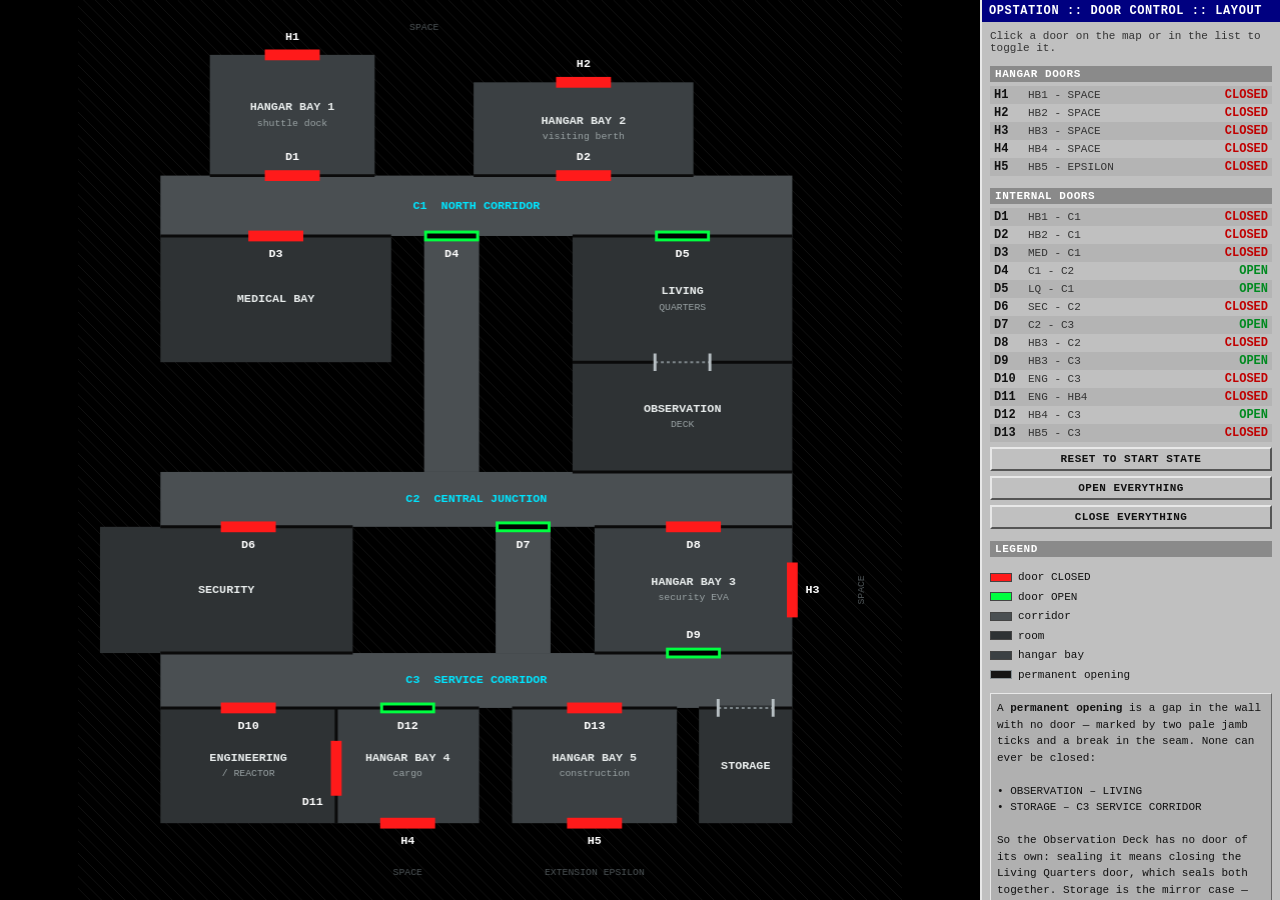
<file: station/preview.html>
<!doctype html>
<meta charset="utf-8">
<title>OpStation — station layout</title>
<style>
  :root { --bg:#151515; --panel:#c0c0c0; --panelDark:#8a8a8a; --panelLight:#e8e8e8;
          --ink:#111; --open:#008a20; --closed:#c00000; }
  * { box-sizing: border-box; }
  body { margin:0; background:var(--bg); color:var(--ink);
         font:12px "Courier New", Courier, monospace; display:flex; height:100vh; overflow:hidden; }

  #stage { flex:1; display:flex; align-items:center; justify-content:center; padding:10px;
           min-width:0; background:#000; }
  canvas { display:block; }

  aside { width:300px; flex-shrink:0; background:var(--panel); overflow-y:auto;
          border-left:2px solid var(--panelLight); }
  .bar { background:#000080; color:#fff; padding:4px 7px; font-weight:bold; font-size:12px;
         letter-spacing:.05em; }
  .body { padding:8px; }
  .hint { font-size:11px; margin:0 0 10px; color:#333; }
  h2 { font-size:11px; font-weight:bold; margin:12px 0 4px; background:var(--panelDark);
       color:#fff; padding:2px 5px; letter-spacing:.05em; }

  table { width:100%; border-collapse:collapse; font-size:12px; }
  tr.row { cursor:pointer; }
  tr.row:nth-child(odd) { background:#b4b4b4; }
  tr.row:hover { background:#ffff80; }
  td { padding:2px 4px; }
  td.id { width:34px; font-weight:bold; }
  td.link { color:#333; font-size:11px; }
  td.st { text-align:right; width:56px; font-weight:bold; }
  .open { color:var(--open); } .closed { color:var(--closed); }

  button { width:100%; margin-top:5px; padding:4px; font:inherit; font-size:11px; font-weight:bold;
           background:var(--panel); color:var(--ink); cursor:pointer; letter-spacing:.04em;
           border-top:2px solid var(--panelLight); border-left:2px solid var(--panelLight);
           border-right:2px solid #555; border-bottom:2px solid #555; }
  button:active { border-top-color:#555; border-left-color:#555;
                  border-right-color:var(--panelLight); border-bottom-color:var(--panelLight); }

  .legend { margin-top:12px; font-size:11px; line-height:1.5; }
  .legend div { display:flex; align-items:center; gap:6px; margin-bottom:3px; }
  .sw { width:22px; height:9px; flex-shrink:0; border:1px solid #444; }
  .note { font-size:11px; line-height:1.5; margin-top:10px; padding:6px; background:#b0b0b0;
          border-top:1px solid var(--panelLight); border-left:1px solid var(--panelLight);
          border-right:1px solid #666; border-bottom:1px solid #666; }
  code { background:#a8a8a8; padding:0 2px; }
</style>

<div id="stage"><canvas id="c"></canvas></div>

<aside>
  <div class="bar">OPSTATION :: DOOR CONTROL :: LAYOUT</div>
  <div class="body">
    <p class="hint">Click a door on the map or in the list to toggle it.</p>

    <h2>HANGAR DOORS</h2>
    <table id="hangars"></table>

    <h2>INTERNAL DOORS</h2>
    <table id="internals"></table>

    <button id="reset">RESET TO START STATE</button>
    <button id="allopen">OPEN EVERYTHING</button>
    <button id="allclosed">CLOSE EVERYTHING</button>

    <h2>LEGEND</h2>
    <div class="legend">
      <div><span class="sw" style="background:#ff1a1a"></span> door CLOSED</div>
      <div><span class="sw" style="background:#00ff40"></span> door OPEN</div>
      <div><span class="sw" style="background:#4a4f52"></span> corridor</div>
      <div><span class="sw" style="background:#2e3234"></span> room</div>
      <div><span class="sw" style="background:#3b4043"></span> hangar bay</div>
      <div><span class="sw" style="background:#151515;border-color:#8a9296"></span> permanent opening</div>
    </div>

    <div class="note">
      A <b>permanent opening</b> is a gap in the wall with no door &mdash; marked by two
      pale jamb ticks and a break in the seam. None can ever be closed:
      <div id="passagelist"></div>
      So the Observation Deck has no door of its own: sealing it means closing the
      Living Quarters door, which seals both together. Storage is the mirror case
      &mdash; sealing it means sealing the whole service corridor.
    </div>

    <div class="note">
      <b>Doors inside a sealed volume stay open.</b> Sealing a place means closing its
      <i>boundary</i>, not everything within it. That is why sealing the service sector
      leaves the Engineering, Hangar Bay 4 and Hangar Bay 5 doors open &mdash; those bays
      are <i>inside</i> the sealed volume. Pick a target below and the caption lists
      exactly which doors fall into which category.
    </div>

    <h2>ISOLATION TARGETS</h2>
    <p class="hint">Click one. Every door is opened, then only the doors that
    <b>seal that volume</b> are closed. The sealed area is tinted amber.</p>
    <table id="isolation"></table>
    <div id="isocap" class="note" style="display:none"></div>
    <button id="isoclear">CLEAR SELECTION</button>
  </div>
</aside>

<script>/*
 * OpStation — station map renderer.
 *
 * Framework-free. Draws station.json onto a 2D canvas and hit-tests door clicks.
 * The Angular component wraps this; station/preview.html uses it directly.
 *
 *   const view = new StationView(canvas, station, { onDoorClick: id => {...} });
 *   view.setDoorState('D5', 'closed');
 *   view.setDoorStates({ D1: 'open', H3: 'closed' });
 *
 * Drawing model, in order:
 *   1. hatched space over the whole field
 *   2. every area filled flat, no outline — so a multi-rect area (the T-shaped
 *      corridors) reads as one shape, and there are no borders to look tidy
 *   3. a dark seam on every edge shared by two DIFFERENT areas — this is the only
 *      line work on the map, and it is what separates Living Quarters from the
 *      Observation Deck
 *   4. doorless passages: the seam is broken and jamb ticks are drawn, so an
 *      opening looks like an opening
 *   5. door bars, hot green or hot red, on top of the seam
 */

const THEME = {
  space:        '#000000',
  spaceHatch:   '#131313',
  corridor:     '#4a4f52',
  room:         '#2e3234',
  hangarBay:    '#3b4043',
  seam:         '#0a0a0a',
  jamb:         '#b8c0c4',
  threshold:    '#7d8589',

  doorOpen:     '#00ff40',
  doorClosed:   '#ff1a1a',
  hover:        '#ffff00',
  sealed:       'rgba(255, 176, 0, 0.20)',
  sealedEdge:   '#ffb000',

  areaLabel:    '#e8ecec',
  areaSub:      '#9aa3a5',
  corridorLbl:  '#00e5ff',
  doorLabel:    '#ffffff',
  exterior:     '#4d5457',

  font:         'Courier New, Courier, monospace',
};

const DOOR_THICKNESS = 11;  // px at scale 1
const SEAM_WIDTH     = 3;
const HIT_INFLATE    = 8;
const EPS            = 1e-6;

class StationView {
  constructor(canvas, station, opts = {}) {
    this.canvas = canvas;
    this.station = station;
    this.onDoorClick = opts.onDoorClick || null;
    this.interactive = opts.interactive !== false;
    this.showLabels = opts.showLabels !== false;
    // compact: drop secondary and exterior labels and shorten corridor names,
    // for small print cards. subLabels alone drops just the second line.
    this.compact = opts.compact === true;
    this.subLabels = opts.subLabels !== false && !this.compact;

    this.doorStates = {};
    for (const d of station.doors) this.doorStates[d.id] = d.initial;

    this.fill = {};
    for (const a of station.areas) {
      this.fill[a.id] = a.kind === 'corridor' ? THEME.corridor
                      : a.kind === 'hangar_bay' ? THEME.hangarBay
                      : THEME.room;
    }

    this.seams = this._computeSeams();
    this.highlight = [];   // area ids drawn as a sealed volume
    this.hoverId = null;
    this._bind();
    this.resize();
  }

  /* ---------------- public API ---------------- */

  setDoorState(id, state) {
    if (!(id in this.doorStates)) throw new Error('unknown door ' + id);
    this.doorStates[id] = state;
    this.draw();
  }

  setDoorStates(map) {
    for (const [id, state] of Object.entries(map)) {
      if (id in this.doorStates) this.doorStates[id] = state;
    }
    this.draw();
  }

  getDoorState(id) { return this.doorStates[id]; }

  /* Tint a set of areas as a sealed volume. Pass [] to clear. */
  setHighlight(areaIds) {
    this.highlight = areaIds || [];
    this.draw();
  }

  resize() {
    const g = this.station.grid;
    const dpr = window.devicePixelRatio || 1;
    const box = this.canvas.parentElement || this.canvas;
    const availW = box.clientWidth || g.cols * g.cell;
    const availH = box.clientHeight || g.rows * g.cell;

    this.scale = Math.min(availW / (g.cols * g.cell), availH / (g.rows * g.cell));
    this.dpr = dpr;

    const w = g.cols * g.cell * this.scale;
    const h = g.rows * g.cell * this.scale;
    this.canvas.style.width = w + 'px';
    this.canvas.style.height = h + 'px';
    this.canvas.width = Math.round(w * dpr);
    this.canvas.height = Math.round(h * dpr);
    this.draw();
  }

  /* ---------------- geometry ---------------- */

  gx(v) { return v * this.station.grid.cell * this.scale * this.dpr; }

  barRect(bar) {
    const t = DOOR_THICKNESS * this.scale * this.dpr;
    const x = this.gx(bar.x), y = this.gx(bar.y), L = this.gx(bar.len);
    return bar.orient === 'h'
      ? { x, y: y - t / 2, w: L, h: t }
      : { x: x - t / 2, y, w: t, h: L };
  }

  doorAt(px, py) {
    const pad = HIT_INFLATE * this.scale * this.dpr;
    for (const d of this.station.doors) {
      const r = this.barRect(d.bar);
      if (px >= r.x - pad && px <= r.x + r.w + pad &&
          py >= r.y - pad && py <= r.y + r.h + pad) return d;
    }
    return null;
  }

  /*
   * Every edge segment shared by two DIFFERENT areas. Rects of the same area
   * are skipped, which is what lets a T-shaped corridor read as one shape.
   */
  _computeSeams() {
    const out = [];
    const areas = this.station.areas;

    for (let i = 0; i < areas.length; i++) {
      for (let j = i + 1; j < areas.length; j++) {
        for (const [ax, ay, aw, ah] of areas[i].rects) {
          for (const [bx, by, bw, bh] of areas[j].rects) {
            // vertical touch: a's bottom on b's top, or vice versa
            for (const [ya, yb] of [[ay + ah, by], [by + bh, ay]]) {
              if (Math.abs(ya - yb) < EPS) {
                const x0 = Math.max(ax, bx), x1 = Math.min(ax + aw, bx + bw);
                if (x1 - x0 > EPS) out.push({ orient: 'h', y: ya, x0, x1 });
              }
            }
            // horizontal touch: a's right on b's left, or vice versa
            for (const [xa, xb] of [[ax + aw, bx], [bx + bw, ax]]) {
              if (Math.abs(xa - xb) < EPS) {
                const y0 = Math.max(ay, by), y1 = Math.min(ay + ah, by + bh);
                if (y1 - y0 > EPS) out.push({ orient: 'v', x: xa, y0, y1 });
              }
            }
          }
        }
      }
    }
    return out;
  }

  /* ---------------- drawing ---------------- */

  draw() {
    const ctx = this.canvas.getContext('2d');
    this._drawSpace(ctx);
    for (const a of this.station.areas) this._fillArea(ctx, a);
    this._drawSeams(ctx);
    this._drawHighlight(ctx);
    for (const p of this.station.passages) this._drawPassage(ctx, p);
    for (const d of this.station.doors) this._drawDoor(ctx, d);
    if (this.showLabels) {
      for (const a of this.station.areas) this._labelArea(ctx, a);
      for (const d of this.station.doors) this._labelDoor(ctx, d);
      this._drawExteriorLabels(ctx);
    }
  }

  _drawSpace(ctx) {
    ctx.fillStyle = THEME.space;
    ctx.fillRect(0, 0, this.canvas.width, this.canvas.height);
    ctx.strokeStyle = THEME.spaceHatch;
    ctx.lineWidth = 1 * this.dpr;
    const step = 12 * this.scale * this.dpr;
    ctx.beginPath();
    for (let x = -this.canvas.height; x < this.canvas.width; x += step) {
      ctx.moveTo(x, 0);
      ctx.lineTo(x + this.canvas.height, this.canvas.height);
    }
    ctx.stroke();
  }

  _fillArea(ctx, area) {
    ctx.fillStyle = this.fill[area.id];
    for (const [x, y, w, h] of area.rects) {
      ctx.fillRect(this.gx(x), this.gx(y), this.gx(w), this.gx(h));
    }
  }

  /*
   * A sealed volume: tint every rect of every area inside it. Drawn under the
   * doors so the cut-set stays the most prominent thing on screen.
   */
  _drawHighlight(ctx) {
    if (!this.highlight.length) return;
    const set = new Set(this.highlight);
    ctx.fillStyle = THEME.sealed;
    for (const a of this.station.areas) {
      if (!set.has(a.id)) continue;
      for (const [x, y, w, h] of a.rects) {
        ctx.fillRect(this.gx(x), this.gx(y), this.gx(w), this.gx(h));
      }
    }
  }

  _drawSeams(ctx) {
    ctx.strokeStyle = THEME.seam;
    ctx.lineWidth = SEAM_WIDTH * this.scale * this.dpr;
    ctx.beginPath();
    for (const s of this.seams) {
      if (s.orient === 'h') {
        ctx.moveTo(this.gx(s.x0), this.gx(s.y));
        ctx.lineTo(this.gx(s.x1), this.gx(s.y));
      } else {
        ctx.moveTo(this.gx(s.x), this.gx(s.y0));
        ctx.lineTo(this.gx(s.x), this.gx(s.y1));
      }
    }
    ctx.stroke();
  }

  /*
   * A doorless passage: break the seam over the opening, then mark the two
   * jambs. Reads as a gap in the wall rather than as an unexplained bar.
   */
  _drawPassage(ctx, p) {
    const b = p.bar;
    const s = this.scale * this.dpr;
    const jamb = 9 * s;

    const a0 = this.gx(b.x), b0 = this.gx(b.y);
    const a1 = b.orient === 'h' ? this.gx(b.x + b.len) : a0;
    const b1 = b.orient === 'h' ? b0 : this.gx(b.y + b.len);

    // 1. erase the seam over the opening
    ctx.strokeStyle = this.fill[p.between[0]];
    ctx.lineWidth = (SEAM_WIDTH + 2) * s;
    ctx.beginPath();
    ctx.moveTo(a0, b0);
    ctx.lineTo(a1, b1);
    ctx.stroke();

    // 2. pale threshold band across it — this is what makes it read as walkable
    ctx.strokeStyle = THEME.threshold;
    ctx.lineWidth = 2 * s;
    ctx.setLineDash([3 * s, 3 * s]);
    ctx.beginPath();
    ctx.moveTo(a0, b0);
    ctx.lineTo(a1, b1);
    ctx.stroke();
    ctx.setLineDash([]);

    // 3. jamb ticks at both ends, perpendicular to the wall
    ctx.strokeStyle = THEME.jamb;
    ctx.lineWidth = 3 * s;
    ctx.beginPath();
    if (b.orient === 'h') {
      for (const gx of [a0, a1]) {
        ctx.moveTo(gx, b0 - jamb);
        ctx.lineTo(gx, b0 + jamb);
      }
    } else {
      for (const gy of [b0, b1]) {
        ctx.moveTo(a0 - jamb, gy);
        ctx.lineTo(a0 + jamb, gy);
      }
    }
    ctx.stroke();
  }

  _drawDoor(ctx, d) {
    const r = this.barRect(d.bar);
    const open = this.doorStates[d.id] === 'open';
    ctx.fillStyle = open ? THEME.doorOpen : THEME.doorClosed;
    ctx.fillRect(r.x, r.y, r.w, r.h);

    if (open) {
      // an open door reads as a gap: punch the middle out
      ctx.fillStyle = THEME.space;
      const inset = 3 * this.scale * this.dpr;
      if (d.bar.orient === 'h') ctx.fillRect(r.x + inset, r.y + inset, r.w - inset * 2, r.h - inset * 2);
      else                      ctx.fillRect(r.x + inset, r.y + inset, r.w - inset * 2, r.h - inset * 2);
    }

    if (this.hoverId === d.id) {
      const pad = HIT_INFLATE * this.scale * this.dpr;
      ctx.strokeStyle = THEME.hover;
      ctx.lineWidth = 2 * this.dpr;
      ctx.strokeRect(r.x - pad, r.y - pad, r.w + pad * 2, r.h + pad * 2);
    }
  }

  _font(px, bold) {
    const s = Math.max(8, px * this.scale * this.dpr);
    return `${bold ? 'bold ' : ''}${s}px ${THEME.font}`;
  }

  _labelArea(ctx, area) {
    const big = area.rects.reduce((a, b) => (a[2] * a[3] >= b[2] * b[3] ? a : b));
    const cx = this.gx(big[0] + big[2] / 2);
    const cy = this.gx(big[1] + big[3] / 2);
    const s = this.scale * this.dpr;

    ctx.textAlign = 'center';
    ctx.textBaseline = 'middle';

    if (area.kind === 'corridor') {
      ctx.font = this._font(12, true);
      ctx.fillStyle = THEME.corridorLbl;
      // "C1  NORTH CORRIDOR" -> "C1" when there is no room for the full name
      ctx.fillText(this.compact ? area.name.split(/\s{2,}/)[0] : area.name, cx, cy);
      return;
    }

    ctx.font = this._font(12, true);
    ctx.fillStyle = THEME.areaLabel;
    if (area.sub && this.subLabels) {
      ctx.fillText(area.name, cx, cy - 8 * s);
      ctx.font = this._font(10, false);
      ctx.fillStyle = THEME.areaSub;
      ctx.fillText(area.sub, cx, cy + 8 * s);
    } else {
      ctx.fillText(area.name, cx, cy);
    }
  }

  _labelDoor(ctx, d) {
    const r = this.barRect(d.bar);
    const s = this.scale * this.dpr;
    const off = 13 * s;
    // optional per-door nudge in grid cells, for hand-tuning tight spots
    const nx = this.gx(d.label_nudge ? (d.label_nudge.x || 0) : 0);
    const ny = this.gx(d.label_nudge ? (d.label_nudge.y || 0) : 0);
    const cx = r.x + r.w / 2 + nx, cy = r.y + r.h / 2 + ny;

    ctx.font = this._font(12, true);
    ctx.fillStyle = THEME.doorLabel;
    ctx.textBaseline = 'middle';
    ctx.textAlign = 'center';

    switch (d.label) {
      case 'up':    ctx.fillText(d.id, cx, r.y - off + ny); break;
      case 'down':  ctx.fillText(d.id, cx, r.y + r.h + off + ny); break;
      case 'left':  ctx.textAlign = 'right'; ctx.fillText(d.id, r.x - off * 0.6 + nx, cy); break;
      case 'right': ctx.textAlign = 'left';  ctx.fillText(d.id, r.x + r.w + off * 0.6 + nx, cy); break;
      default:      ctx.fillText(d.id, cx, r.y - off + ny);
    }
  }

  _drawExteriorLabels(ctx) {
    if (this.compact) return;
    ctx.font = this._font(10, false);
    ctx.fillStyle = THEME.exterior;
    ctx.textBaseline = 'middle';
    for (const l of this.station.exterior_labels || []) {
      ctx.save();
      ctx.translate(this.gx(l.x), this.gx(l.y));
      if (l.rotate) ctx.rotate(l.rotate * Math.PI / 180);
      ctx.textAlign = l.align || 'center';
      ctx.fillText(l.text, 0, 0);
      ctx.restore();
    }
  }

  /* ---------------- input ---------------- */

  _bind() {
    if (!this.interactive) return;
    const local = ev => {
      const b = this.canvas.getBoundingClientRect();
      return [(ev.clientX - b.left) * this.dpr, (ev.clientY - b.top) * this.dpr];
    };

    this.canvas.addEventListener('mousemove', ev => {
      const [x, y] = local(ev);
      const d = this.doorAt(x, y);
      const id = d ? d.id : null;
      if (id !== this.hoverId) {
        this.hoverId = id;
        this.canvas.style.cursor = id ? 'pointer' : 'default';
        this.canvas.title = id ? `${id} ${this.doorStates[id].toUpperCase()}` : '';
        this.draw();
      }
    });

    this.canvas.addEventListener('mouseleave', () => {
      if (this.hoverId) { this.hoverId = null; this.draw(); }
    });

    this.canvas.addEventListener('click', ev => {
      const [x, y] = local(ev);
      const d = this.doorAt(x, y);
      if (d && this.onDoorClick) this.onDoorClick(d.id, this.doorStates[d.id]);
    });

    window.addEventListener('resize', () => this.resize());
  }
}

/* Three consumers, three module systems. A top-level `class` in a classic
 * script creates a global lexical binding but NOT a window property, so the
 * frontend's ES modules could not reach it without this. */
if (typeof window !== 'undefined') { window.StationView = StationView; window.STATION_THEME = THEME; }
if (typeof module !== 'undefined') module.exports = { StationView, THEME };
</script>
<script>
(function () {
  const station = {
  "version": "v4",
  "name": "OpStation \u2014 station layout v4",
  "note": "Fixed forever. Identical in every scenario and every session. Rects are [x, y, w, h] in grid cells; the renderer multiplies by grid.cell. Doors are bars sitting on the shared edge of the two areas they connect. Deliberately asymmetric. Hangar Bay 3 bridges C2 and C3, so the door graph contains a cycle and the service sector cannot be sealed with one door.",
  "grid": {
    "cols": 15,
    "rows": 16.4,
    "cell": 56
  },
  "areas": [
    {
      "id": "HB1",
      "kind": "hangar_bay",
      "name": "HANGAR BAY 1",
      "prose": "Hangar Bay 1",
      "sub": "shuttle dock",
      "rects": [
        [
          2.4,
          1.0,
          3.0,
          2.2
        ]
      ]
    },
    {
      "id": "HB2",
      "kind": "hangar_bay",
      "name": "HANGAR BAY 2",
      "prose": "Hangar Bay 2",
      "sub": "visiting berth",
      "rects": [
        [
          7.2,
          1.5,
          4.0,
          1.7
        ]
      ]
    },
    {
      "id": "HB3",
      "kind": "hangar_bay",
      "name": "HANGAR BAY 3",
      "prose": "Hangar Bay 3",
      "sub": "security EVA",
      "rects": [
        [
          9.4,
          9.6,
          3.6,
          2.3
        ]
      ]
    },
    {
      "id": "HB4",
      "kind": "hangar_bay",
      "name": "HANGAR BAY 4",
      "prose": "Hangar Bay 4",
      "sub": "cargo",
      "rects": [
        [
          4.7,
          12.9,
          2.6,
          2.1
        ]
      ]
    },
    {
      "id": "HB5",
      "kind": "hangar_bay",
      "name": "HANGAR BAY 5",
      "prose": "Hangar Bay 5",
      "sub": "construction",
      "rects": [
        [
          7.9,
          12.9,
          3.0,
          2.1
        ]
      ]
    },
    {
      "id": "MED",
      "kind": "room",
      "name": "MEDICAL BAY",
      "prose": "the Medical Bay",
      "sub": "",
      "rects": [
        [
          1.5,
          4.3,
          4.2,
          2.3
        ]
      ]
    },
    {
      "id": "LQ",
      "kind": "room",
      "name": "LIVING",
      "prose": "the Living Quarters",
      "sub": "QUARTERS",
      "rects": [
        [
          9.0,
          4.3,
          4.0,
          2.3
        ]
      ]
    },
    {
      "id": "OBS",
      "kind": "room",
      "name": "OBSERVATION",
      "prose": "the Observation Deck",
      "sub": "DECK",
      "rects": [
        [
          9.0,
          6.6,
          4.0,
          2.0
        ]
      ]
    },
    {
      "id": "SEC",
      "kind": "room",
      "name": "SECURITY",
      "prose": "Security",
      "sub": "",
      "rects": [
        [
          0.4,
          9.6,
          4.6,
          2.3
        ]
      ]
    },
    {
      "id": "ENG",
      "kind": "room",
      "name": "ENGINEERING",
      "prose": "Engineering",
      "sub": "/ REACTOR",
      "rects": [
        [
          1.5,
          12.9,
          3.2,
          2.1
        ]
      ]
    },
    {
      "id": "STO",
      "kind": "room",
      "name": "STORAGE",
      "prose": "Storage",
      "sub": "",
      "rects": [
        [
          11.3,
          12.9,
          1.7,
          2.1
        ]
      ]
    },
    {
      "id": "C1",
      "kind": "corridor",
      "name": "C1  NORTH CORRIDOR",
      "prose": "the north corridor",
      "sub": "",
      "rects": [
        [
          1.5,
          3.2,
          11.5,
          1.1
        ]
      ]
    },
    {
      "id": "C2",
      "kind": "corridor",
      "name": "C2  CENTRAL JUNCTION",
      "prose": "the central junction",
      "sub": "",
      "rects": [
        [
          1.5,
          8.6,
          11.5,
          1.0
        ],
        [
          6.3,
          4.3,
          1.0,
          4.3
        ]
      ]
    },
    {
      "id": "C3",
      "kind": "corridor",
      "name": "C3  SERVICE CORRIDOR",
      "prose": "the service corridor",
      "sub": "",
      "rects": [
        [
          1.5,
          11.9,
          11.5,
          1.0
        ],
        [
          7.6,
          9.6,
          1.0,
          2.3
        ]
      ]
    }
  ],
  "doors": [
    {
      "id": "D1",
      "kind": "internal",
      "between": [
        "HB1",
        "C1"
      ],
      "initial": "closed",
      "label": "up",
      "bar": {
        "orient": "h",
        "x": 3.4,
        "y": 3.2,
        "len": 1.0
      }
    },
    {
      "id": "D2",
      "kind": "internal",
      "between": [
        "HB2",
        "C1"
      ],
      "initial": "closed",
      "label": "up",
      "bar": {
        "orient": "h",
        "x": 8.7,
        "y": 3.2,
        "len": 1.0
      }
    },
    {
      "id": "D3",
      "kind": "internal",
      "between": [
        "MED",
        "C1"
      ],
      "initial": "closed",
      "label": "down",
      "bar": {
        "orient": "h",
        "x": 3.1,
        "y": 4.3,
        "len": 1.0
      }
    },
    {
      "id": "D4",
      "kind": "internal",
      "between": [
        "C1",
        "C2"
      ],
      "initial": "open",
      "label": "down",
      "bar": {
        "orient": "h",
        "x": 6.3,
        "y": 4.3,
        "len": 1.0
      }
    },
    {
      "id": "D5",
      "kind": "internal",
      "between": [
        "LQ",
        "C1"
      ],
      "initial": "open",
      "label": "down",
      "bar": {
        "orient": "h",
        "x": 10.5,
        "y": 4.3,
        "len": 1.0
      }
    },
    {
      "id": "D6",
      "kind": "internal",
      "between": [
        "SEC",
        "C2"
      ],
      "initial": "closed",
      "label": "down",
      "bar": {
        "orient": "h",
        "x": 2.6,
        "y": 9.6,
        "len": 1.0
      }
    },
    {
      "id": "D7",
      "kind": "internal",
      "between": [
        "C2",
        "C3"
      ],
      "initial": "open",
      "label": "down",
      "bar": {
        "orient": "h",
        "x": 7.6,
        "y": 9.6,
        "len": 1.0
      }
    },
    {
      "id": "D8",
      "kind": "internal",
      "between": [
        "HB3",
        "C2"
      ],
      "initial": "closed",
      "label": "down",
      "bar": {
        "orient": "h",
        "x": 10.7,
        "y": 9.6,
        "len": 1.0
      }
    },
    {
      "id": "D9",
      "kind": "internal",
      "between": [
        "HB3",
        "C3"
      ],
      "initial": "open",
      "label": "up",
      "bar": {
        "orient": "h",
        "x": 10.7,
        "y": 11.9,
        "len": 1.0
      }
    },
    {
      "id": "D10",
      "kind": "internal",
      "between": [
        "ENG",
        "C3"
      ],
      "initial": "closed",
      "label": "down",
      "bar": {
        "orient": "h",
        "x": 2.6,
        "y": 12.9,
        "len": 1.0
      }
    },
    {
      "id": "D11",
      "kind": "internal",
      "between": [
        "ENG",
        "HB4"
      ],
      "initial": "closed",
      "label": "left",
      "bar": {
        "orient": "v",
        "x": 4.7,
        "y": 13.5,
        "len": 1.0
      },
      "label_nudge": {
        "x": 0.0,
        "y": 0.62
      }
    },
    {
      "id": "D12",
      "kind": "internal",
      "between": [
        "HB4",
        "C3"
      ],
      "initial": "open",
      "label": "down",
      "bar": {
        "orient": "h",
        "x": 5.5,
        "y": 12.9,
        "len": 1.0
      }
    },
    {
      "id": "D13",
      "kind": "internal",
      "between": [
        "HB5",
        "C3"
      ],
      "initial": "closed",
      "label": "down",
      "bar": {
        "orient": "h",
        "x": 8.9,
        "y": 12.9,
        "len": 1.0
      }
    },
    {
      "id": "H1",
      "kind": "hangar",
      "between": [
        "HB1",
        "SPACE"
      ],
      "initial": "closed",
      "outward": "up",
      "label": "up",
      "bar": {
        "orient": "h",
        "x": 3.4,
        "y": 1.0,
        "len": 1.0
      }
    },
    {
      "id": "H2",
      "kind": "hangar",
      "between": [
        "HB2",
        "SPACE"
      ],
      "initial": "closed",
      "outward": "up",
      "label": "up",
      "bar": {
        "orient": "h",
        "x": 8.7,
        "y": 1.5,
        "len": 1.0
      }
    },
    {
      "id": "H3",
      "kind": "hangar",
      "between": [
        "HB3",
        "SPACE"
      ],
      "initial": "closed",
      "outward": "right",
      "label": "right",
      "bar": {
        "orient": "v",
        "x": 13.0,
        "y": 10.25,
        "len": 1.0
      }
    },
    {
      "id": "H4",
      "kind": "hangar",
      "between": [
        "HB4",
        "SPACE"
      ],
      "initial": "closed",
      "outward": "down",
      "label": "down",
      "bar": {
        "orient": "h",
        "x": 5.5,
        "y": 15.0,
        "len": 1.0
      }
    },
    {
      "id": "H5",
      "kind": "hangar",
      "between": [
        "HB5",
        "EPSILON"
      ],
      "initial": "closed",
      "outward": "down",
      "label": "down",
      "bar": {
        "orient": "h",
        "x": 8.9,
        "y": 15.0,
        "len": 1.0
      }
    }
  ],
  "passages": [
    {
      "id": "P1",
      "between": [
        "OBS",
        "LQ"
      ],
      "bar": {
        "orient": "h",
        "x": 10.5,
        "y": 6.6,
        "len": 1.0
      }
    },
    {
      "id": "P2",
      "between": [
        "STO",
        "C3"
      ],
      "bar": {
        "orient": "h",
        "x": 11.65,
        "y": 12.9,
        "len": 1.0
      }
    }
  ],
  "exterior_labels": [
    {
      "text": "SPACE",
      "x": 6.3,
      "y": 0.5,
      "align": "center"
    },
    {
      "text": "SPACE",
      "x": 14.25,
      "y": 10.75,
      "align": "center",
      "rotate": -90
    },
    {
      "text": "SPACE",
      "x": 6.0,
      "y": 15.9,
      "align": "center"
    },
    {
      "text": "EXTENSION EPSILON",
      "x": 9.4,
      "y": 15.9,
      "align": "center"
    }
  ],
  "hangar_roles": {
    "H1": "Passenger and medical shuttle dock",
    "H2": "Visiting-vessel berth (inspections, damaged ships)",
    "H3": "Security EVA airlock",
    "H4": "Cargo hangar, adjacent to Engineering via D11 and to Storage via C3",
    "H5": "Construction hangar leading to Extension Epsilon"
  },
  "isolation_targets": [
    {
      "id": "central_sector",
      "phrase": "the central sector",
      "volume": [
        "C2",
        "HB3",
        "SEC"
      ],
      "cut": [
        "D4",
        "D7",
        "D9"
      ],
      "hangar_doors_inside": [
        "H3"
      ],
      "interior_doors": [
        "D6",
        "D8"
      ],
      "class": "sector"
    },
    {
      "id": "construction_sector",
      "phrase": "the construction sector",
      "volume": [
        "C3",
        "HB5",
        "STO"
      ],
      "cut": [
        "D7",
        "D9",
        "D10",
        "D12"
      ],
      "hangar_doors_inside": [
        "H5"
      ],
      "interior_doors": [
        "D13"
      ],
      "class": "sector"
    },
    {
      "id": "engineering_sector",
      "phrase": "the engineering sector",
      "volume": [
        "ENG",
        "HB4"
      ],
      "cut": [
        "D10",
        "D12"
      ],
      "hangar_doors_inside": [
        "H4"
      ],
      "interior_doors": [
        "D11"
      ],
      "class": "sector"
    },
    {
      "id": "north_sector",
      "phrase": "the north sector",
      "volume": [
        "C1",
        "HB1",
        "HB2",
        "LQ",
        "MED",
        "OBS"
      ],
      "cut": [
        "D4"
      ],
      "hangar_doors_inside": [
        "H1",
        "H2"
      ],
      "interior_doors": [
        "D1",
        "D2",
        "D3",
        "D5"
      ],
      "class": "sector"
    },
    {
      "id": "residential_sector",
      "phrase": "the residential sector",
      "volume": [
        "LQ",
        "OBS"
      ],
      "cut": [
        "D5"
      ],
      "hangar_doors_inside": [],
      "interior_doors": [],
      "class": "sector"
    },
    {
      "id": "service_sector",
      "phrase": "the service sector",
      "volume": [
        "C3",
        "ENG",
        "HB4",
        "HB5",
        "STO"
      ],
      "cut": [
        "D7",
        "D9"
      ],
      "hangar_doors_inside": [
        "H4",
        "H5"
      ],
      "interior_doors": [
        "D10",
        "D11",
        "D12",
        "D13"
      ],
      "class": "sector"
    },
    {
      "id": "storage_sector",
      "phrase": "the storage sector",
      "volume": [
        "C3",
        "STO"
      ],
      "cut": [
        "D7",
        "D9",
        "D10",
        "D12",
        "D13"
      ],
      "hangar_doors_inside": [],
      "interior_doors": [],
      "class": "sector"
    },
    {
      "id": "engineering",
      "phrase": "Engineering / the reactor",
      "volume": [
        "ENG"
      ],
      "cut": [
        "D10",
        "D11"
      ],
      "hangar_doors_inside": [],
      "interior_doors": [],
      "class": "room"
    },
    {
      "id": "medical_bay",
      "phrase": "the Medical Bay",
      "volume": [
        "MED"
      ],
      "cut": [
        "D3"
      ],
      "hangar_doors_inside": [],
      "interior_doors": [],
      "class": "room"
    },
    {
      "id": "security",
      "phrase": "Security",
      "volume": [
        "SEC"
      ],
      "cut": [
        "D6"
      ],
      "hangar_doors_inside": [],
      "interior_doors": [],
      "class": "room"
    },
    {
      "id": "hangar_bay_1",
      "phrase": "Hangar Bay 1",
      "volume": [
        "HB1"
      ],
      "cut": [
        "D1"
      ],
      "hangar_doors_inside": [
        "H1"
      ],
      "interior_doors": [],
      "class": "bay"
    },
    {
      "id": "hangar_bay_2",
      "phrase": "Hangar Bay 2",
      "volume": [
        "HB2"
      ],
      "cut": [
        "D2"
      ],
      "hangar_doors_inside": [
        "H2"
      ],
      "interior_doors": [],
      "class": "bay"
    },
    {
      "id": "hangar_bay_3",
      "phrase": "Hangar Bay 3",
      "volume": [
        "HB3"
      ],
      "cut": [
        "D8",
        "D9"
      ],
      "hangar_doors_inside": [
        "H3"
      ],
      "interior_doors": [],
      "class": "bay"
    },
    {
      "id": "hangar_bay_4",
      "phrase": "Hangar Bay 4",
      "volume": [
        "HB4"
      ],
      "cut": [
        "D11",
        "D12"
      ],
      "hangar_doors_inside": [
        "H4"
      ],
      "interior_doors": [],
      "class": "bay"
    },
    {
      "id": "hangar_bay_5",
      "phrase": "Hangar Bay 5",
      "volume": [
        "HB5"
      ],
      "cut": [
        "D13"
      ],
      "hangar_doors_inside": [
        "H5"
      ],
      "interior_doors": [],
      "class": "bay"
    },
    {
      "id": "central_junction",
      "phrase": "the central junction",
      "volume": [
        "C2"
      ],
      "cut": [
        "D4",
        "D6",
        "D7",
        "D8"
      ],
      "hangar_doors_inside": [],
      "interior_doors": [],
      "class": "corridor"
    },
    {
      "id": "north_corridor",
      "phrase": "the north corridor",
      "volume": [
        "C1"
      ],
      "cut": [
        "D1",
        "D2",
        "D3",
        "D4",
        "D5"
      ],
      "hangar_doors_inside": [],
      "interior_doors": [],
      "class": "corridor"
    }
  ],
  "not_isolable": {
    "note": "A doorless passage crosses the boundary of each of these, so none can be sealed on its own. Storage and C3 can only be sealed together (see the 'storage' target); Living Quarters and the Observation Deck likewise (see 'residential').",
    "areas": {
      "STO": "C3 Service Corridor",
      "C3": "Storage",
      "OBS": "Living Quarters",
      "LQ": "Observation Deck"
    }
  },
  "topology_notes": {
    "hb3_bypass": "Hangar Bay 3 touches both C2 (D8) and C3 (D9), so the door graph contains a cycle. Sealing the service sector therefore needs D7 AND D9 \u2014 a player who only remembers the obvious junction door leaves the back route open and fails the obligation.",
    "eng_hb4_adjacency": "Engineering shares a wall with Hangar Bay 4 (D11). Isolating Engineering alone needs D10 and D11; isolating the pair as one block needs D10 and D12 instead.",
    "remaining_passages": "Only two doorless passages remain: Observation Deck<->Living Quarters and Storage<->C3."
  },
  "door_numbering": "Internal doors are numbered top to bottom in horizontal bands, then left to right within a band. Every area with two doors therefore has consecutive numbers (Hangar Bay 3: D8/D9, Engineering: D10/D11, Hangar Bay 4: D11/D12) and C1 owns exactly D1-D5. Hangar doors H1-H5 match their bay number.",
  "isolation_vocabulary_note": "The fiction word for a multi-area volume is always 'sector'. Single rooms, bays and corridors keep their own names. Note that construction_sector is nested inside service_sector but needs MORE doors, because excluding Engineering and Hangar Bay 4 turns their corridor doors into boundary doors.",
  "label_nudge_note": "Optional per-door label offset in grid cells. Only for hand-tuning a label that collides with an area name; it moves the text, never the door.",
  "isolation_target_classes": {
    "sector": "A volume spanning more than one area. Not obvious from looking at the map \u2014 which doors bound it has to be learned. These are the ones that get a printed reference card.",
    "room": "A single room. One boundary, obvious on sight.",
    "bay": "A single hangar bay. Obvious on sight.",
    "corridor": "A single corridor. Obvious on sight, though the cut is wide."
  },
  "area_prose_note": "`name` and `sub` are the two label lines the canvas draws. `prose` is how an actor says the place out loud, and it is what the validator matches message text against. Where an area is also an isolation target, the two phrases agree."
};

  const view = new StationView(document.getElementById('c'), station, {
    onDoorClick: id => toggle(id)
  });

  const rowsFor = (tbody, doors) => {
    tbody.innerHTML = '';
    for (const d of doors) {
      const st = view.getDoorState(d.id);
      const tr = document.createElement('tr');
      tr.className = 'row';
      tr.innerHTML = `<td class="id">${d.id}</td>` +
                     `<td class="link">${d.between.join(' - ')}</td>` +
                     `<td class="st ${st}">${st.toUpperCase()}</td>`;
      tr.onclick = () => toggle(d.id);
      tbody.appendChild(tr);
    }
  };

  const refresh = () => {
    rowsFor(document.getElementById('hangars'),   station.doors.filter(d => d.kind === 'hangar'));
    rowsFor(document.getElementById('internals'), station.doors.filter(d => d.kind === 'internal'));
  };

  const toggle = id => {
    view.setDoorState(id, view.getDoorState(id) === 'open' ? 'closed' : 'open');
    refresh();
  };

  const areaName = id => (station.areas.find(a => a.id === id) || {}).name || id;
  const cap = document.getElementById('isocap');

  const clearIso = () => {
    view.setHighlight([]);
    cap.style.display = 'none';
  };

  const setAll = state => {
    const m = {};
    for (const d of station.doors) m[d.id] = state === null ? d.initial : state;
    view.setDoorStates(m);
    refresh();
  };

  document.getElementById('reset').onclick     = () => { clearIso(); setAll(null); };
  document.getElementById('allopen').onclick   = () => { clearIso(); setAll('open'); };
  document.getElementById('allclosed').onclick = () => { clearIso(); setAll('closed'); };
  document.getElementById('isoclear').onclick  = () => { clearIso(); setAll(null); };

  // isolation targets: open everything, close only the cut, tint the volume
  const iso = document.getElementById('isolation');

  for (const t of station.isolation_targets) {
    const all = t.cut.concat(t.hangar_doors_inside);
    const tr = document.createElement('tr');
    tr.className = 'row';
    tr.innerHTML = `<td class="link">${t.phrase}</td>` +
                   `<td class="st" style="width:auto;font-size:11px">${all.join(' ')}</td>`;
    tr.onclick = () => {
      setAll('open');
      const m = {};
      for (const id of all) m[id] = 'closed';
      view.setDoorStates(m);
      view.setHighlight(t.volume);
      refresh();

      const interior = t.interior_doors || [];
      const outside = station.doors.map(d => d.id)
        .filter(id => !all.includes(id) && !interior.includes(id));
      cap.innerHTML =
        `<b>${t.phrase}</b><br><br>` +
        `<b>sealed volume</b><br>${t.volume.map(areaName).join(', ')}<br><br>` +
        `<b>closed to seal it</b><br>${t.cut.join(', ')}` +
        (t.hangar_doors_inside.length
          ? ` &nbsp;+&nbsp; ${t.hangar_doors_inside.join(', ')} <i>(hangar doors inside the volume)</i>` : '') +
        (interior.length
          ? `<br><br><b>left open &mdash; interior to the volume</b><br>${interior.join(', ')}` : '') +
        `<br><br><b>left open &mdash; outside the volume</b><br>${outside.join(', ')}`;
      cap.style.display = 'block';
    };
    iso.appendChild(tr);
  }

  // permanent openings, listed from the data so it cannot drift
  document.getElementById('passagelist').innerHTML =
    '<br>' + station.passages
      .map(p => '&bull; ' + p.between.map(areaName).join(' &ndash; '))
      .join('<br>') + '<br><br>';

  refresh();
  window.addEventListener('resize', () => view.resize());
})();
</script>
</file>
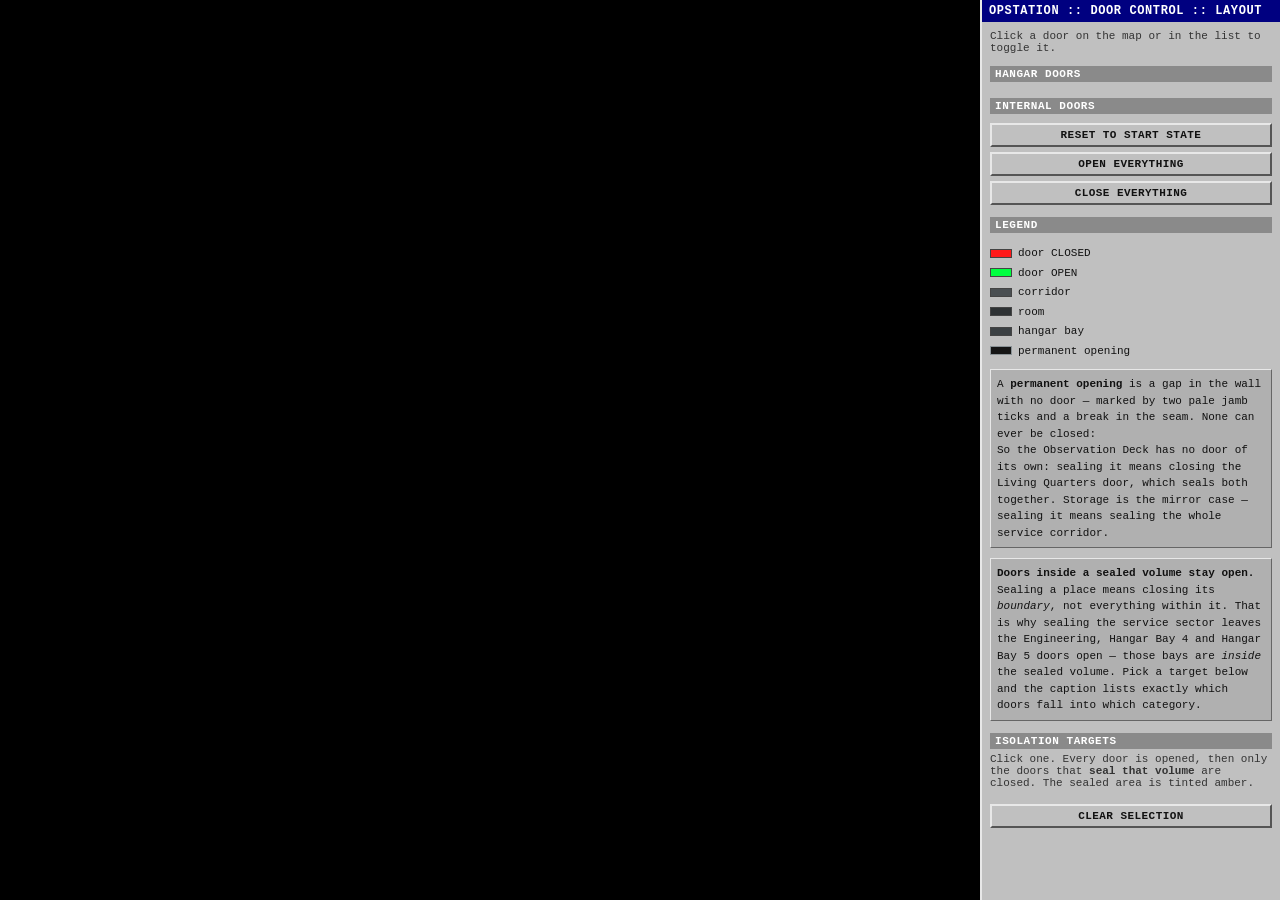
<file: station/preview.template.html>
<!doctype html>
<meta charset="utf-8">
<title>OpStation — station layout</title>
<style>
  :root { --bg:#151515; --panel:#c0c0c0; --panelDark:#8a8a8a; --panelLight:#e8e8e8;
          --ink:#111; --open:#008a20; --closed:#c00000; }
  * { box-sizing: border-box; }
  body { margin:0; background:var(--bg); color:var(--ink);
         font:12px "Courier New", Courier, monospace; display:flex; height:100vh; overflow:hidden; }

  #stage { flex:1; display:flex; align-items:center; justify-content:center; padding:10px;
           min-width:0; background:#000; }
  canvas { display:block; }

  aside { width:300px; flex-shrink:0; background:var(--panel); overflow-y:auto;
          border-left:2px solid var(--panelLight); }
  .bar { background:#000080; color:#fff; padding:4px 7px; font-weight:bold; font-size:12px;
         letter-spacing:.05em; }
  .body { padding:8px; }
  .hint { font-size:11px; margin:0 0 10px; color:#333; }
  h2 { font-size:11px; font-weight:bold; margin:12px 0 4px; background:var(--panelDark);
       color:#fff; padding:2px 5px; letter-spacing:.05em; }

  table { width:100%; border-collapse:collapse; font-size:12px; }
  tr.row { cursor:pointer; }
  tr.row:nth-child(odd) { background:#b4b4b4; }
  tr.row:hover { background:#ffff80; }
  td { padding:2px 4px; }
  td.id { width:34px; font-weight:bold; }
  td.link { color:#333; font-size:11px; }
  td.st { text-align:right; width:56px; font-weight:bold; }
  .open { color:var(--open); } .closed { color:var(--closed); }

  button { width:100%; margin-top:5px; padding:4px; font:inherit; font-size:11px; font-weight:bold;
           background:var(--panel); color:var(--ink); cursor:pointer; letter-spacing:.04em;
           border-top:2px solid var(--panelLight); border-left:2px solid var(--panelLight);
           border-right:2px solid #555; border-bottom:2px solid #555; }
  button:active { border-top-color:#555; border-left-color:#555;
                  border-right-color:var(--panelLight); border-bottom-color:var(--panelLight); }

  .legend { margin-top:12px; font-size:11px; line-height:1.5; }
  .legend div { display:flex; align-items:center; gap:6px; margin-bottom:3px; }
  .sw { width:22px; height:9px; flex-shrink:0; border:1px solid #444; }
  .note { font-size:11px; line-height:1.5; margin-top:10px; padding:6px; background:#b0b0b0;
          border-top:1px solid var(--panelLight); border-left:1px solid var(--panelLight);
          border-right:1px solid #666; border-bottom:1px solid #666; }
  code { background:#a8a8a8; padding:0 2px; }
</style>

<div id="stage"><canvas id="c"></canvas></div>

<aside>
  <div class="bar">OPSTATION :: DOOR CONTROL :: LAYOUT</div>
  <div class="body">
    <p class="hint">Click a door on the map or in the list to toggle it.</p>

    <h2>HANGAR DOORS</h2>
    <table id="hangars"></table>

    <h2>INTERNAL DOORS</h2>
    <table id="internals"></table>

    <button id="reset">RESET TO START STATE</button>
    <button id="allopen">OPEN EVERYTHING</button>
    <button id="allclosed">CLOSE EVERYTHING</button>

    <h2>LEGEND</h2>
    <div class="legend">
      <div><span class="sw" style="background:#ff1a1a"></span> door CLOSED</div>
      <div><span class="sw" style="background:#00ff40"></span> door OPEN</div>
      <div><span class="sw" style="background:#4a4f52"></span> corridor</div>
      <div><span class="sw" style="background:#2e3234"></span> room</div>
      <div><span class="sw" style="background:#3b4043"></span> hangar bay</div>
      <div><span class="sw" style="background:#151515;border-color:#8a9296"></span> permanent opening</div>
    </div>

    <div class="note">
      A <b>permanent opening</b> is a gap in the wall with no door &mdash; marked by two
      pale jamb ticks and a break in the seam. None can ever be closed:
      <div id="passagelist"></div>
      So the Observation Deck has no door of its own: sealing it means closing the
      Living Quarters door, which seals both together. Storage is the mirror case
      &mdash; sealing it means sealing the whole service corridor.
    </div>

    <div class="note">
      <b>Doors inside a sealed volume stay open.</b> Sealing a place means closing its
      <i>boundary</i>, not everything within it. That is why sealing the service sector
      leaves the Engineering, Hangar Bay 4 and Hangar Bay 5 doors open &mdash; those bays
      are <i>inside</i> the sealed volume. Pick a target below and the caption lists
      exactly which doors fall into which category.
    </div>

    <h2>ISOLATION TARGETS</h2>
    <p class="hint">Click one. Every door is opened, then only the doors that
    <b>seal that volume</b> are closed. The sealed area is tinted amber.</p>
    <table id="isolation"></table>
    <div id="isocap" class="note" style="display:none"></div>
    <button id="isoclear">CLEAR SELECTION</button>
  </div>
</aside>

<script>/*__RENDER_JS__*/</script>
<script>
(function () {
  const station = /*__STATION_JSON__*/;

  const view = new StationView(document.getElementById('c'), station, {
    onDoorClick: id => toggle(id)
  });

  const rowsFor = (tbody, doors) => {
    tbody.innerHTML = '';
    for (const d of doors) {
      const st = view.getDoorState(d.id);
      const tr = document.createElement('tr');
      tr.className = 'row';
      tr.innerHTML = `<td class="id">${d.id}</td>` +
                     `<td class="link">${d.between.join(' - ')}</td>` +
                     `<td class="st ${st}">${st.toUpperCase()}</td>`;
      tr.onclick = () => toggle(d.id);
      tbody.appendChild(tr);
    }
  };

  const refresh = () => {
    rowsFor(document.getElementById('hangars'),   station.doors.filter(d => d.kind === 'hangar'));
    rowsFor(document.getElementById('internals'), station.doors.filter(d => d.kind === 'internal'));
  };

  const toggle = id => {
    view.setDoorState(id, view.getDoorState(id) === 'open' ? 'closed' : 'open');
    refresh();
  };

  const areaName = id => (station.areas.find(a => a.id === id) || {}).name || id;
  const cap = document.getElementById('isocap');

  const clearIso = () => {
    view.setHighlight([]);
    cap.style.display = 'none';
  };

  const setAll = state => {
    const m = {};
    for (const d of station.doors) m[d.id] = state === null ? d.initial : state;
    view.setDoorStates(m);
    refresh();
  };

  document.getElementById('reset').onclick     = () => { clearIso(); setAll(null); };
  document.getElementById('allopen').onclick   = () => { clearIso(); setAll('open'); };
  document.getElementById('allclosed').onclick = () => { clearIso(); setAll('closed'); };
  document.getElementById('isoclear').onclick  = () => { clearIso(); setAll(null); };

  // isolation targets: open everything, close only the cut, tint the volume
  const iso = document.getElementById('isolation');

  for (const t of station.isolation_targets) {
    const all = t.cut.concat(t.hangar_doors_inside);
    const tr = document.createElement('tr');
    tr.className = 'row';
    tr.innerHTML = `<td class="link">${t.phrase}</td>` +
                   `<td class="st" style="width:auto;font-size:11px">${all.join(' ')}</td>`;
    tr.onclick = () => {
      setAll('open');
      const m = {};
      for (const id of all) m[id] = 'closed';
      view.setDoorStates(m);
      view.setHighlight(t.volume);
      refresh();

      const interior = t.interior_doors || [];
      const outside = station.doors.map(d => d.id)
        .filter(id => !all.includes(id) && !interior.includes(id));
      cap.innerHTML =
        `<b>${t.phrase}</b><br><br>` +
        `<b>sealed volume</b><br>${t.volume.map(areaName).join(', ')}<br><br>` +
        `<b>closed to seal it</b><br>${t.cut.join(', ')}` +
        (t.hangar_doors_inside.length
          ? ` &nbsp;+&nbsp; ${t.hangar_doors_inside.join(', ')} <i>(hangar doors inside the volume)</i>` : '') +
        (interior.length
          ? `<br><br><b>left open &mdash; interior to the volume</b><br>${interior.join(', ')}` : '') +
        `<br><br><b>left open &mdash; outside the volume</b><br>${outside.join(', ')}`;
      cap.style.display = 'block';
    };
    iso.appendChild(tr);
  }

  // permanent openings, listed from the data so it cannot drift
  document.getElementById('passagelist').innerHTML =
    '<br>' + station.passages
      .map(p => '&bull; ' + p.between.map(areaName).join(' &ndash; '))
      .join('<br>') + '<br><br>';

  refresh();
  window.addEventListener('resize', () => view.resize());
})();
</script>
</file>
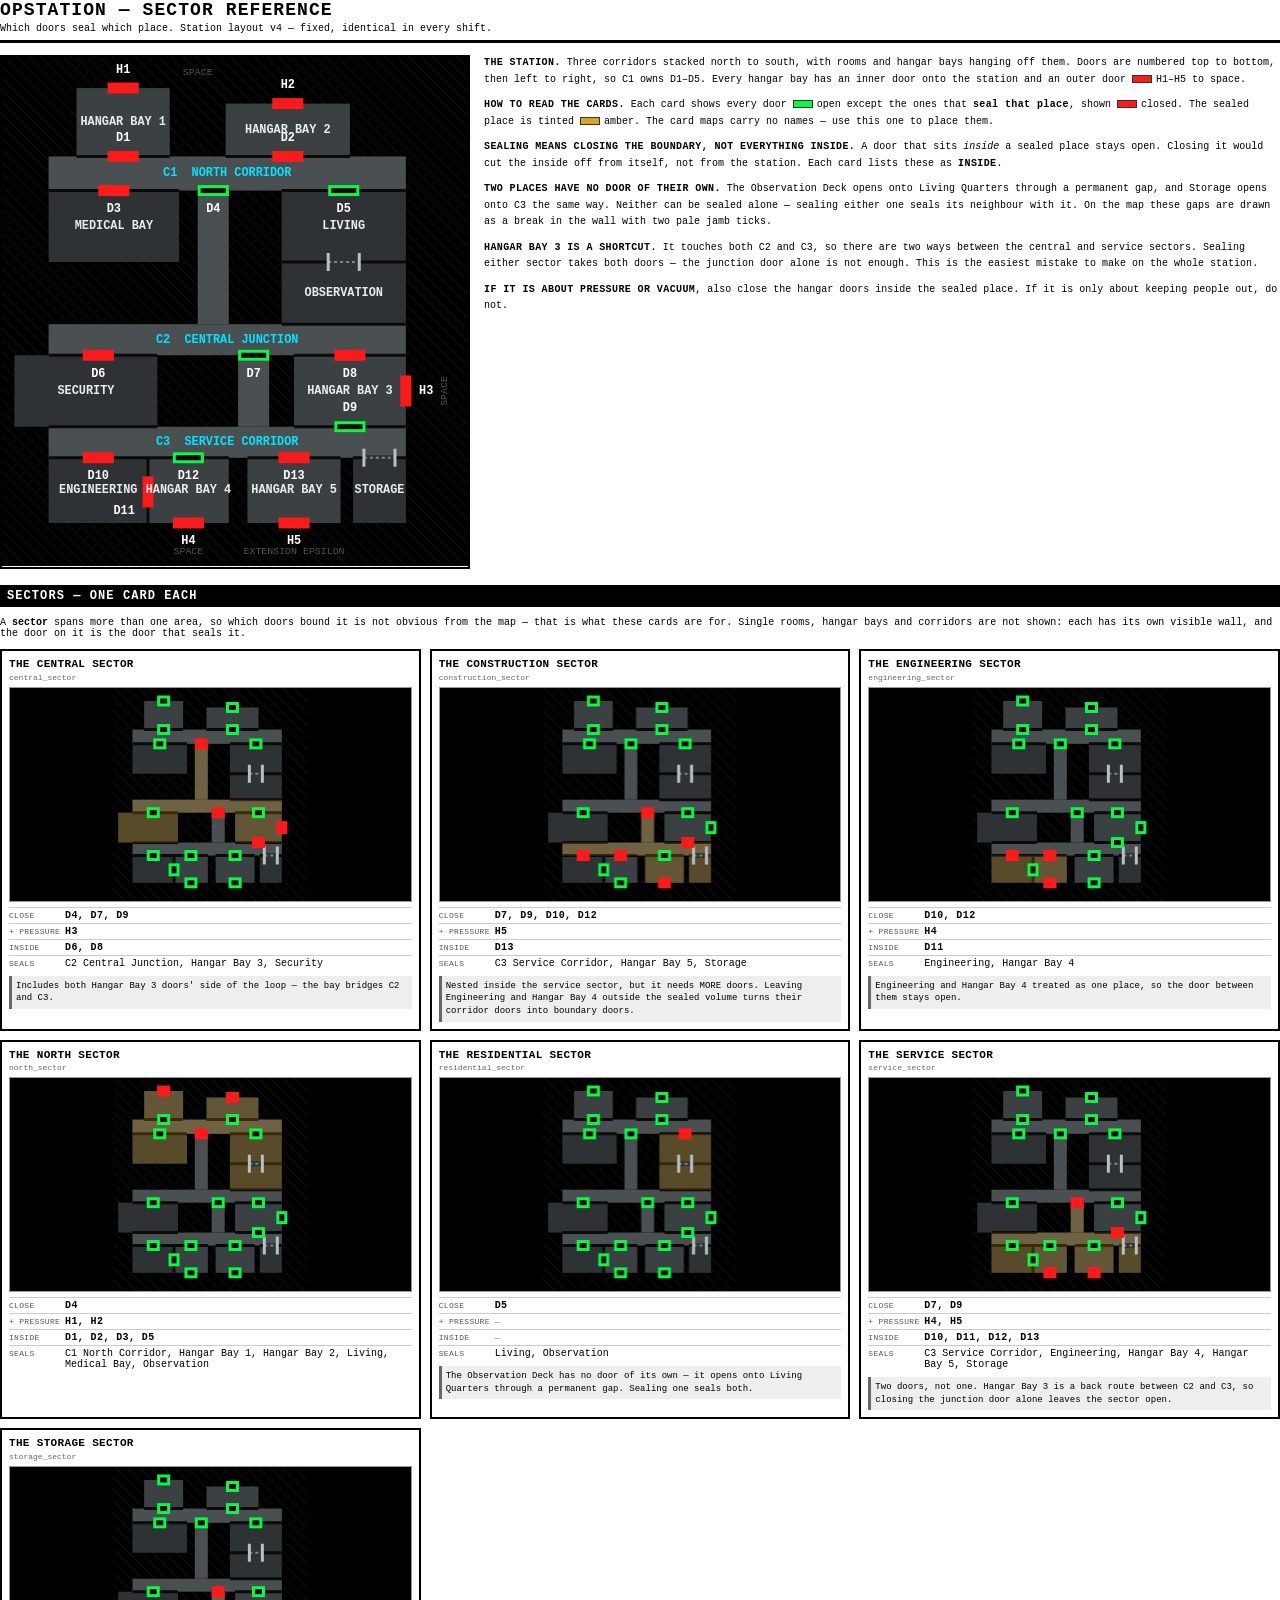
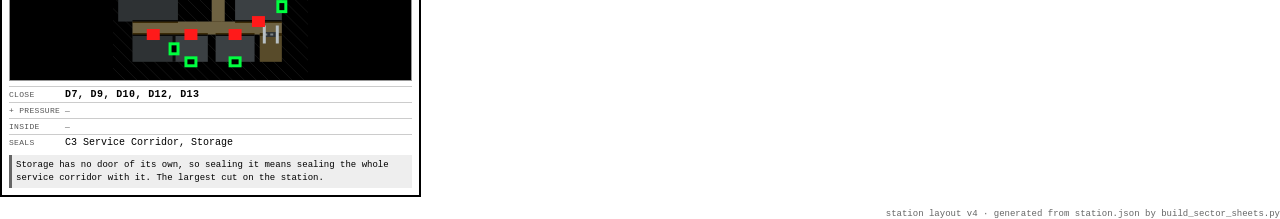
<file: station/sector-sheets.html>
<!doctype html>
<meta charset="utf-8">
<title>OpStation — sector reference</title>
<style>
  @page { size: A4 portrait; margin: 11mm; }
  * { box-sizing: border-box; }
  body { margin: 0; background: #fff; color: #000;
         font: 11px "Courier New", Courier, monospace; }

  header { border-bottom: 3px solid #000; padding-bottom: 6px; margin-bottom: 12px; }
  h1 { font-size: 18px; margin: 0 0 3px; letter-spacing: .06em; }
  header p { margin: 0; font-size: 10px; }

  h2.band { font-size: 12px; letter-spacing: .09em; background: #000; color: #fff;
            padding: 4px 7px; margin: 16px 0 10px; }

  /* page 1: the reference map */
  .reference { display: flex; gap: 14px; page-break-after: always; align-items: flex-start; }
  .refmap { width: 470px; height: 514px; flex-shrink: 0; border: 2px solid #000; }
  .refnotes { flex: 1; min-width: 0; font-size: 10px; line-height: 1.65; }
  .refnotes p { margin: 0 0 9px; }
  .refnotes b { letter-spacing: .04em; }
  .sw { display: inline-block; width: 20px; height: 8px; border: 1px solid #333;
        vertical-align: middle; margin-right: 4px; }

  /* sector cards */
  .grid { display: grid; grid-template-columns: repeat(3, 1fr); gap: 9px; }
  .card { border: 2px solid #000; padding: 7px; page-break-inside: avoid; }
  .card h3 { font-size: 11px; margin: 0 0 1px; letter-spacing: .03em; line-height: 1.25; }
  .card .id { font-size: 8px; color: #666; margin: 0 0 5px; }
  .cardmap { width: 100%; height: 215px; border: 1px solid #999; background: #000;
             margin-bottom: 5px; }
  .card canvas { display: block; margin: 0 auto; }
  .row { display: flex; gap: 4px; font-size: 10px; border-top: 1px solid #ccc; padding: 2px 0; }
  .row span:first-child { color: #555; flex-shrink: 0; width: 52px; font-size: 8px;
                          letter-spacing: .04em; padding-top: 1px; }
  .row b { letter-spacing: .04em; }
  .none { color: #999; font-weight: normal; }
  .why { font-size: 9px; line-height: 1.4; margin: 5px 0 0; padding: 4px;
         background: #eee; border-left: 3px solid #666; }
  footer { margin-top: 12px; font-size: 9px; color: #666; text-align: right; }
</style>

<header>
  <h1>OPSTATION &mdash; SECTOR REFERENCE</h1>
  <p>Which doors seal which place. Station layout v4 &mdash; fixed, identical in every shift.</p>
</header>

<div class="reference">
  <div class="refmap"><canvas id="c_reference"></canvas></div>
  <div class="refnotes">
    <p><b>THE STATION.</b> Three corridors stacked north to south, with rooms and
    hangar bays hanging off them. Doors are numbered top to bottom, then left to
    right, so C1 owns D1&ndash;D5. Every hangar bay has an inner door onto the station
    and an outer door <span class="sw" style="background:#ff1a1a"></span>H1&ndash;H5 to space.</p>

    <p><b>HOW TO READ THE CARDS.</b> Each card shows every door
    <span class="sw" style="background:#00ff40"></span>open except the ones that
    <b>seal that place</b>, shown <span class="sw" style="background:#ff1a1a"></span>closed.
    The sealed place is tinted <span class="sw" style="background:#d9a520"></span>amber.
    The card maps carry no names &mdash; use this one to place them.</p>

    <p><b>SEALING MEANS CLOSING THE BOUNDARY, NOT EVERYTHING INSIDE.</b> A door that
    sits <i>inside</i> a sealed place stays open. Closing it would cut the inside off
    from itself, not from the station. Each card lists these as <b>INSIDE</b>.</p>

    <p><b>TWO PLACES HAVE NO DOOR OF THEIR OWN.</b> The Observation Deck opens onto
    Living Quarters through a permanent gap, and Storage opens onto C3 the same way.
    Neither can be sealed alone &mdash; sealing either one seals its neighbour with it.
    On the map these gaps are drawn as a break in the wall with two pale jamb ticks.</p>

    <p><b>HANGAR BAY 3 IS A SHORTCUT.</b> It touches both C2 and C3, so there are two
    ways between the central and service sectors. Sealing either sector takes both
    doors &mdash; the junction door alone is not enough. This is the easiest mistake
    to make on the whole station.</p>

    <p><b>IF IT IS ABOUT PRESSURE OR VACUUM</b>, also close the hangar doors inside the
    sealed place. If it is only about keeping people out, do not.</p>
  </div>
</div>

<h2 class="band">SECTORS &mdash; ONE CARD EACH</h2>

<p style="font-size:10px;margin:0 0 10px">A <b>sector</b> spans more than one area, so which
doors bound it is not obvious from the map &mdash; that is what these cards are for. Single
rooms, hangar bays and corridors are not shown: each has its own visible wall, and the
door on it is the door that seals it.</p>

<div class="grid">
<div class="card">
  <h3>THE CENTRAL SECTOR</h3>
  <p class="id">central_sector</p>
  <div class="cardmap"><canvas id="c_central_sector"></canvas></div>
  <div class="row"><span>CLOSE</span><b>D4, D7, D9</b></div>
  <div class="row"><span>+ PRESSURE</span><b>H3</b></div>
  <div class="row"><span>INSIDE</span><b>D6, D8</b></div>
  <div class="row"><span>SEALS</span><span>C2 Central Junction, Hangar Bay 3, Security</span></div>
  <p class="why">Includes both Hangar Bay 3 doors' side of the loop — the bay bridges C2 and C3.</p>
</div>

<div class="card">
  <h3>THE CONSTRUCTION SECTOR</h3>
  <p class="id">construction_sector</p>
  <div class="cardmap"><canvas id="c_construction_sector"></canvas></div>
  <div class="row"><span>CLOSE</span><b>D7, D9, D10, D12</b></div>
  <div class="row"><span>+ PRESSURE</span><b>H5</b></div>
  <div class="row"><span>INSIDE</span><b>D13</b></div>
  <div class="row"><span>SEALS</span><span>C3 Service Corridor, Hangar Bay 5, Storage</span></div>
  <p class="why">Nested inside the service sector, but it needs MORE doors. Leaving Engineering and Hangar Bay 4 outside the sealed volume turns their corridor doors into boundary doors.</p>
</div>

<div class="card">
  <h3>THE ENGINEERING SECTOR</h3>
  <p class="id">engineering_sector</p>
  <div class="cardmap"><canvas id="c_engineering_sector"></canvas></div>
  <div class="row"><span>CLOSE</span><b>D10, D12</b></div>
  <div class="row"><span>+ PRESSURE</span><b>H4</b></div>
  <div class="row"><span>INSIDE</span><b>D11</b></div>
  <div class="row"><span>SEALS</span><span>Engineering, Hangar Bay 4</span></div>
  <p class="why">Engineering and Hangar Bay 4 treated as one place, so the door between them stays open.</p>
</div>

<div class="card">
  <h3>THE NORTH SECTOR</h3>
  <p class="id">north_sector</p>
  <div class="cardmap"><canvas id="c_north_sector"></canvas></div>
  <div class="row"><span>CLOSE</span><b>D4</b></div>
  <div class="row"><span>+ PRESSURE</span><b>H1, H2</b></div>
  <div class="row"><span>INSIDE</span><b>D1, D2, D3, D5</b></div>
  <div class="row"><span>SEALS</span><span>C1 North Corridor, Hangar Bay 1, Hangar Bay 2, Living, Medical Bay, Observation</span></div>
  
</div>

<div class="card">
  <h3>THE RESIDENTIAL SECTOR</h3>
  <p class="id">residential_sector</p>
  <div class="cardmap"><canvas id="c_residential_sector"></canvas></div>
  <div class="row"><span>CLOSE</span><b>D5</b></div>
  <div class="row"><span>+ PRESSURE</span><b><span class="none">&mdash;</span></b></div>
  <div class="row"><span>INSIDE</span><b><span class="none">&mdash;</span></b></div>
  <div class="row"><span>SEALS</span><span>Living, Observation</span></div>
  <p class="why">The Observation Deck has no door of its own — it opens onto Living Quarters through a permanent gap. Sealing one seals both.</p>
</div>

<div class="card">
  <h3>THE SERVICE SECTOR</h3>
  <p class="id">service_sector</p>
  <div class="cardmap"><canvas id="c_service_sector"></canvas></div>
  <div class="row"><span>CLOSE</span><b>D7, D9</b></div>
  <div class="row"><span>+ PRESSURE</span><b>H4, H5</b></div>
  <div class="row"><span>INSIDE</span><b>D10, D11, D12, D13</b></div>
  <div class="row"><span>SEALS</span><span>C3 Service Corridor, Engineering, Hangar Bay 4, Hangar Bay 5, Storage</span></div>
  <p class="why">Two doors, not one. Hangar Bay 3 is a back route between C2 and C3, so closing the junction door alone leaves the sector open.</p>
</div>

<div class="card">
  <h3>THE STORAGE SECTOR</h3>
  <p class="id">storage_sector</p>
  <div class="cardmap"><canvas id="c_storage_sector"></canvas></div>
  <div class="row"><span>CLOSE</span><b>D7, D9, D10, D12, D13</b></div>
  <div class="row"><span>+ PRESSURE</span><b><span class="none">&mdash;</span></b></div>
  <div class="row"><span>INSIDE</span><b><span class="none">&mdash;</span></b></div>
  <div class="row"><span>SEALS</span><span>C3 Service Corridor, Storage</span></div>
  <p class="why">Storage has no door of its own, so sealing it means sealing the whole service corridor with it. The largest cut on the station.</p>
</div>

</div>

<footer>station layout v4 &middot; generated from station.json by build_sector_sheets.py</footer>

<script>/*
 * OpStation — station map renderer.
 *
 * Framework-free. Draws station.json onto a 2D canvas and hit-tests door clicks.
 * The Angular component wraps this; station/preview.html uses it directly.
 *
 *   const view = new StationView(canvas, station, { onDoorClick: id => {...} });
 *   view.setDoorState('D5', 'closed');
 *   view.setDoorStates({ D1: 'open', H3: 'closed' });
 *
 * Drawing model, in order:
 *   1. hatched space over the whole field
 *   2. every area filled flat, no outline — so a multi-rect area (the T-shaped
 *      corridors) reads as one shape, and there are no borders to look tidy
 *   3. a dark seam on every edge shared by two DIFFERENT areas — this is the only
 *      line work on the map, and it is what separates Living Quarters from the
 *      Observation Deck
 *   4. doorless passages: the seam is broken and jamb ticks are drawn, so an
 *      opening looks like an opening
 *   5. door bars, hot green or hot red, on top of the seam
 */

const THEME = {
  space:        '#000000',
  spaceHatch:   '#131313',
  corridor:     '#4a4f52',
  room:         '#2e3234',
  hangarBay:    '#3b4043',
  seam:         '#0a0a0a',
  jamb:         '#b8c0c4',
  threshold:    '#7d8589',

  doorOpen:     '#00ff40',
  doorClosed:   '#ff1a1a',
  hover:        '#ffff00',
  sealed:       'rgba(255, 176, 0, 0.20)',
  sealedEdge:   '#ffb000',

  areaLabel:    '#e8ecec',
  areaSub:      '#9aa3a5',
  corridorLbl:  '#00e5ff',
  doorLabel:    '#ffffff',
  exterior:     '#4d5457',

  font:         'Courier New, Courier, monospace',
};

const DOOR_THICKNESS = 11;  // px at scale 1
const SEAM_WIDTH     = 3;
const HIT_INFLATE    = 8;
const EPS            = 1e-6;

class StationView {
  constructor(canvas, station, opts = {}) {
    this.canvas = canvas;
    this.station = station;
    this.onDoorClick = opts.onDoorClick || null;
    this.interactive = opts.interactive !== false;
    this.showLabels = opts.showLabels !== false;
    // compact: drop secondary and exterior labels and shorten corridor names,
    // for small print cards. subLabels alone drops just the second line.
    this.compact = opts.compact === true;
    this.subLabels = opts.subLabels !== false && !this.compact;

    this.doorStates = {};
    for (const d of station.doors) this.doorStates[d.id] = d.initial;

    this.fill = {};
    for (const a of station.areas) {
      this.fill[a.id] = a.kind === 'corridor' ? THEME.corridor
                      : a.kind === 'hangar_bay' ? THEME.hangarBay
                      : THEME.room;
    }

    this.seams = this._computeSeams();
    this.highlight = [];   // area ids drawn as a sealed volume
    this.hoverId = null;
    this._bind();
    this.resize();
  }

  /* ---------------- public API ---------------- */

  setDoorState(id, state) {
    if (!(id in this.doorStates)) throw new Error('unknown door ' + id);
    this.doorStates[id] = state;
    this.draw();
  }

  setDoorStates(map) {
    for (const [id, state] of Object.entries(map)) {
      if (id in this.doorStates) this.doorStates[id] = state;
    }
    this.draw();
  }

  getDoorState(id) { return this.doorStates[id]; }

  /* Tint a set of areas as a sealed volume. Pass [] to clear. */
  setHighlight(areaIds) {
    this.highlight = areaIds || [];
    this.draw();
  }

  resize() {
    const g = this.station.grid;
    const dpr = window.devicePixelRatio || 1;
    const box = this.canvas.parentElement || this.canvas;
    const availW = box.clientWidth || g.cols * g.cell;
    const availH = box.clientHeight || g.rows * g.cell;

    this.scale = Math.min(availW / (g.cols * g.cell), availH / (g.rows * g.cell));
    this.dpr = dpr;

    const w = g.cols * g.cell * this.scale;
    const h = g.rows * g.cell * this.scale;
    this.canvas.style.width = w + 'px';
    this.canvas.style.height = h + 'px';
    this.canvas.width = Math.round(w * dpr);
    this.canvas.height = Math.round(h * dpr);
    this.draw();
  }

  /* ---------------- geometry ---------------- */

  gx(v) { return v * this.station.grid.cell * this.scale * this.dpr; }

  barRect(bar) {
    const t = DOOR_THICKNESS * this.scale * this.dpr;
    const x = this.gx(bar.x), y = this.gx(bar.y), L = this.gx(bar.len);
    return bar.orient === 'h'
      ? { x, y: y - t / 2, w: L, h: t }
      : { x: x - t / 2, y, w: t, h: L };
  }

  doorAt(px, py) {
    const pad = HIT_INFLATE * this.scale * this.dpr;
    for (const d of this.station.doors) {
      const r = this.barRect(d.bar);
      if (px >= r.x - pad && px <= r.x + r.w + pad &&
          py >= r.y - pad && py <= r.y + r.h + pad) return d;
    }
    return null;
  }

  /*
   * Every edge segment shared by two DIFFERENT areas. Rects of the same area
   * are skipped, which is what lets a T-shaped corridor read as one shape.
   */
  _computeSeams() {
    const out = [];
    const areas = this.station.areas;

    for (let i = 0; i < areas.length; i++) {
      for (let j = i + 1; j < areas.length; j++) {
        for (const [ax, ay, aw, ah] of areas[i].rects) {
          for (const [bx, by, bw, bh] of areas[j].rects) {
            // vertical touch: a's bottom on b's top, or vice versa
            for (const [ya, yb] of [[ay + ah, by], [by + bh, ay]]) {
              if (Math.abs(ya - yb) < EPS) {
                const x0 = Math.max(ax, bx), x1 = Math.min(ax + aw, bx + bw);
                if (x1 - x0 > EPS) out.push({ orient: 'h', y: ya, x0, x1 });
              }
            }
            // horizontal touch: a's right on b's left, or vice versa
            for (const [xa, xb] of [[ax + aw, bx], [bx + bw, ax]]) {
              if (Math.abs(xa - xb) < EPS) {
                const y0 = Math.max(ay, by), y1 = Math.min(ay + ah, by + bh);
                if (y1 - y0 > EPS) out.push({ orient: 'v', x: xa, y0, y1 });
              }
            }
          }
        }
      }
    }
    return out;
  }

  /* ---------------- drawing ---------------- */

  draw() {
    const ctx = this.canvas.getContext('2d');
    this._drawSpace(ctx);
    for (const a of this.station.areas) this._fillArea(ctx, a);
    this._drawSeams(ctx);
    this._drawHighlight(ctx);
    for (const p of this.station.passages) this._drawPassage(ctx, p);
    for (const d of this.station.doors) this._drawDoor(ctx, d);
    if (this.showLabels) {
      for (const a of this.station.areas) this._labelArea(ctx, a);
      for (const d of this.station.doors) this._labelDoor(ctx, d);
      this._drawExteriorLabels(ctx);
    }
  }

  _drawSpace(ctx) {
    ctx.fillStyle = THEME.space;
    ctx.fillRect(0, 0, this.canvas.width, this.canvas.height);
    ctx.strokeStyle = THEME.spaceHatch;
    ctx.lineWidth = 1 * this.dpr;
    const step = 12 * this.scale * this.dpr;
    ctx.beginPath();
    for (let x = -this.canvas.height; x < this.canvas.width; x += step) {
      ctx.moveTo(x, 0);
      ctx.lineTo(x + this.canvas.height, this.canvas.height);
    }
    ctx.stroke();
  }

  _fillArea(ctx, area) {
    ctx.fillStyle = this.fill[area.id];
    for (const [x, y, w, h] of area.rects) {
      ctx.fillRect(this.gx(x), this.gx(y), this.gx(w), this.gx(h));
    }
  }

  /*
   * A sealed volume: tint every rect of every area inside it. Drawn under the
   * doors so the cut-set stays the most prominent thing on screen.
   */
  _drawHighlight(ctx) {
    if (!this.highlight.length) return;
    const set = new Set(this.highlight);
    ctx.fillStyle = THEME.sealed;
    for (const a of this.station.areas) {
      if (!set.has(a.id)) continue;
      for (const [x, y, w, h] of a.rects) {
        ctx.fillRect(this.gx(x), this.gx(y), this.gx(w), this.gx(h));
      }
    }
  }

  _drawSeams(ctx) {
    ctx.strokeStyle = THEME.seam;
    ctx.lineWidth = SEAM_WIDTH * this.scale * this.dpr;
    ctx.beginPath();
    for (const s of this.seams) {
      if (s.orient === 'h') {
        ctx.moveTo(this.gx(s.x0), this.gx(s.y));
        ctx.lineTo(this.gx(s.x1), this.gx(s.y));
      } else {
        ctx.moveTo(this.gx(s.x), this.gx(s.y0));
        ctx.lineTo(this.gx(s.x), this.gx(s.y1));
      }
    }
    ctx.stroke();
  }

  /*
   * A doorless passage: break the seam over the opening, then mark the two
   * jambs. Reads as a gap in the wall rather than as an unexplained bar.
   */
  _drawPassage(ctx, p) {
    const b = p.bar;
    const s = this.scale * this.dpr;
    const jamb = 9 * s;

    const a0 = this.gx(b.x), b0 = this.gx(b.y);
    const a1 = b.orient === 'h' ? this.gx(b.x + b.len) : a0;
    const b1 = b.orient === 'h' ? b0 : this.gx(b.y + b.len);

    // 1. erase the seam over the opening
    ctx.strokeStyle = this.fill[p.between[0]];
    ctx.lineWidth = (SEAM_WIDTH + 2) * s;
    ctx.beginPath();
    ctx.moveTo(a0, b0);
    ctx.lineTo(a1, b1);
    ctx.stroke();

    // 2. pale threshold band across it — this is what makes it read as walkable
    ctx.strokeStyle = THEME.threshold;
    ctx.lineWidth = 2 * s;
    ctx.setLineDash([3 * s, 3 * s]);
    ctx.beginPath();
    ctx.moveTo(a0, b0);
    ctx.lineTo(a1, b1);
    ctx.stroke();
    ctx.setLineDash([]);

    // 3. jamb ticks at both ends, perpendicular to the wall
    ctx.strokeStyle = THEME.jamb;
    ctx.lineWidth = 3 * s;
    ctx.beginPath();
    if (b.orient === 'h') {
      for (const gx of [a0, a1]) {
        ctx.moveTo(gx, b0 - jamb);
        ctx.lineTo(gx, b0 + jamb);
      }
    } else {
      for (const gy of [b0, b1]) {
        ctx.moveTo(a0 - jamb, gy);
        ctx.lineTo(a0 + jamb, gy);
      }
    }
    ctx.stroke();
  }

  _drawDoor(ctx, d) {
    const r = this.barRect(d.bar);
    const open = this.doorStates[d.id] === 'open';
    ctx.fillStyle = open ? THEME.doorOpen : THEME.doorClosed;
    ctx.fillRect(r.x, r.y, r.w, r.h);

    if (open) {
      // an open door reads as a gap: punch the middle out
      ctx.fillStyle = THEME.space;
      const inset = 3 * this.scale * this.dpr;
      if (d.bar.orient === 'h') ctx.fillRect(r.x + inset, r.y + inset, r.w - inset * 2, r.h - inset * 2);
      else                      ctx.fillRect(r.x + inset, r.y + inset, r.w - inset * 2, r.h - inset * 2);
    }

    if (this.hoverId === d.id) {
      const pad = HIT_INFLATE * this.scale * this.dpr;
      ctx.strokeStyle = THEME.hover;
      ctx.lineWidth = 2 * this.dpr;
      ctx.strokeRect(r.x - pad, r.y - pad, r.w + pad * 2, r.h + pad * 2);
    }
  }

  _font(px, bold) {
    const s = Math.max(8, px * this.scale * this.dpr);
    return `${bold ? 'bold ' : ''}${s}px ${THEME.font}`;
  }

  _labelArea(ctx, area) {
    const big = area.rects.reduce((a, b) => (a[2] * a[3] >= b[2] * b[3] ? a : b));
    const cx = this.gx(big[0] + big[2] / 2);
    const cy = this.gx(big[1] + big[3] / 2);
    const s = this.scale * this.dpr;

    ctx.textAlign = 'center';
    ctx.textBaseline = 'middle';

    if (area.kind === 'corridor') {
      ctx.font = this._font(12, true);
      ctx.fillStyle = THEME.corridorLbl;
      // "C1  NORTH CORRIDOR" -> "C1" when there is no room for the full name
      ctx.fillText(this.compact ? area.name.split(/\s{2,}/)[0] : area.name, cx, cy);
      return;
    }

    ctx.font = this._font(12, true);
    ctx.fillStyle = THEME.areaLabel;
    if (area.sub && this.subLabels) {
      ctx.fillText(area.name, cx, cy - 8 * s);
      ctx.font = this._font(10, false);
      ctx.fillStyle = THEME.areaSub;
      ctx.fillText(area.sub, cx, cy + 8 * s);
    } else {
      ctx.fillText(area.name, cx, cy);
    }
  }

  _labelDoor(ctx, d) {
    const r = this.barRect(d.bar);
    const s = this.scale * this.dpr;
    const off = 13 * s;
    // optional per-door nudge in grid cells, for hand-tuning tight spots
    const nx = this.gx(d.label_nudge ? (d.label_nudge.x || 0) : 0);
    const ny = this.gx(d.label_nudge ? (d.label_nudge.y || 0) : 0);
    const cx = r.x + r.w / 2 + nx, cy = r.y + r.h / 2 + ny;

    ctx.font = this._font(12, true);
    ctx.fillStyle = THEME.doorLabel;
    ctx.textBaseline = 'middle';
    ctx.textAlign = 'center';

    switch (d.label) {
      case 'up':    ctx.fillText(d.id, cx, r.y - off + ny); break;
      case 'down':  ctx.fillText(d.id, cx, r.y + r.h + off + ny); break;
      case 'left':  ctx.textAlign = 'right'; ctx.fillText(d.id, r.x - off * 0.6 + nx, cy); break;
      case 'right': ctx.textAlign = 'left';  ctx.fillText(d.id, r.x + r.w + off * 0.6 + nx, cy); break;
      default:      ctx.fillText(d.id, cx, r.y - off + ny);
    }
  }

  _drawExteriorLabels(ctx) {
    if (this.compact) return;
    ctx.font = this._font(10, false);
    ctx.fillStyle = THEME.exterior;
    ctx.textBaseline = 'middle';
    for (const l of this.station.exterior_labels || []) {
      ctx.save();
      ctx.translate(this.gx(l.x), this.gx(l.y));
      if (l.rotate) ctx.rotate(l.rotate * Math.PI / 180);
      ctx.textAlign = l.align || 'center';
      ctx.fillText(l.text, 0, 0);
      ctx.restore();
    }
  }

  /* ---------------- input ---------------- */

  _bind() {
    if (!this.interactive) return;
    const local = ev => {
      const b = this.canvas.getBoundingClientRect();
      return [(ev.clientX - b.left) * this.dpr, (ev.clientY - b.top) * this.dpr];
    };

    this.canvas.addEventListener('mousemove', ev => {
      const [x, y] = local(ev);
      const d = this.doorAt(x, y);
      const id = d ? d.id : null;
      if (id !== this.hoverId) {
        this.hoverId = id;
        this.canvas.style.cursor = id ? 'pointer' : 'default';
        this.canvas.title = id ? `${id} ${this.doorStates[id].toUpperCase()}` : '';
        this.draw();
      }
    });

    this.canvas.addEventListener('mouseleave', () => {
      if (this.hoverId) { this.hoverId = null; this.draw(); }
    });

    this.canvas.addEventListener('click', ev => {
      const [x, y] = local(ev);
      const d = this.doorAt(x, y);
      if (d && this.onDoorClick) this.onDoorClick(d.id, this.doorStates[d.id]);
    });

    window.addEventListener('resize', () => this.resize());
  }
}

/* Three consumers, three module systems. A top-level `class` in a classic
 * script creates a global lexical binding but NOT a window property, so the
 * frontend's ES modules could not reach it without this. */
if (typeof window !== 'undefined') { window.StationView = StationView; window.STATION_THEME = THEME; }
if (typeof module !== 'undefined') module.exports = { StationView, THEME };
</script>
<script>
const station    = {"version": "v4", "name": "OpStation \u2014 station layout v4", "note": "Fixed forever. Identical in every scenario and every session. Rects are [x, y, w, h] in grid cells; the renderer multiplies by grid.cell. Doors are bars sitting on the shared edge of the two areas they connect. Deliberately asymmetric. Hangar Bay 3 bridges C2 and C3, so the door graph contains a cycle and the service sector cannot be sealed with one door.", "grid": {"cols": 15, "rows": 16.4, "cell": 13.067}, "areas": [{"id": "HB1", "kind": "hangar_bay", "name": "HANGAR BAY 1", "prose": "Hangar Bay 1", "sub": "shuttle dock", "rects": [[2.4, 1.0, 3.0, 2.2]]}, {"id": "HB2", "kind": "hangar_bay", "name": "HANGAR BAY 2", "prose": "Hangar Bay 2", "sub": "visiting berth", "rects": [[7.2, 1.5, 4.0, 1.7]]}, {"id": "HB3", "kind": "hangar_bay", "name": "HANGAR BAY 3", "prose": "Hangar Bay 3", "sub": "security EVA", "rects": [[9.4, 9.6, 3.6, 2.3]]}, {"id": "HB4", "kind": "hangar_bay", "name": "HANGAR BAY 4", "prose": "Hangar Bay 4", "sub": "cargo", "rects": [[4.7, 12.9, 2.6, 2.1]]}, {"id": "HB5", "kind": "hangar_bay", "name": "HANGAR BAY 5", "prose": "Hangar Bay 5", "sub": "construction", "rects": [[7.9, 12.9, 3.0, 2.1]]}, {"id": "MED", "kind": "room", "name": "MEDICAL BAY", "prose": "the Medical Bay", "sub": "", "rects": [[1.5, 4.3, 4.2, 2.3]]}, {"id": "LQ", "kind": "room", "name": "LIVING", "prose": "the Living Quarters", "sub": "QUARTERS", "rects": [[9.0, 4.3, 4.0, 2.3]]}, {"id": "OBS", "kind": "room", "name": "OBSERVATION", "prose": "the Observation Deck", "sub": "DECK", "rects": [[9.0, 6.6, 4.0, 2.0]]}, {"id": "SEC", "kind": "room", "name": "SECURITY", "prose": "Security", "sub": "", "rects": [[0.4, 9.6, 4.6, 2.3]]}, {"id": "ENG", "kind": "room", "name": "ENGINEERING", "prose": "Engineering", "sub": "/ REACTOR", "rects": [[1.5, 12.9, 3.2, 2.1]]}, {"id": "STO", "kind": "room", "name": "STORAGE", "prose": "Storage", "sub": "", "rects": [[11.3, 12.9, 1.7, 2.1]]}, {"id": "C1", "kind": "corridor", "name": "C1  NORTH CORRIDOR", "prose": "the north corridor", "sub": "", "rects": [[1.5, 3.2, 11.5, 1.1]]}, {"id": "C2", "kind": "corridor", "name": "C2  CENTRAL JUNCTION", "prose": "the central junction", "sub": "", "rects": [[1.5, 8.6, 11.5, 1.0], [6.3, 4.3, 1.0, 4.3]]}, {"id": "C3", "kind": "corridor", "name": "C3  SERVICE CORRIDOR", "prose": "the service corridor", "sub": "", "rects": [[1.5, 11.9, 11.5, 1.0], [7.6, 9.6, 1.0, 2.3]]}], "doors": [{"id": "D1", "kind": "internal", "between": ["HB1", "C1"], "initial": "closed", "label": "up", "bar": {"orient": "h", "x": 3.4, "y": 3.2, "len": 1.0}}, {"id": "D2", "kind": "internal", "between": ["HB2", "C1"], "initial": "closed", "label": "up", "bar": {"orient": "h", "x": 8.7, "y": 3.2, "len": 1.0}}, {"id": "D3", "kind": "internal", "between": ["MED", "C1"], "initial": "closed", "label": "down", "bar": {"orient": "h", "x": 3.1, "y": 4.3, "len": 1.0}}, {"id": "D4", "kind": "internal", "between": ["C1", "C2"], "initial": "open", "label": "down", "bar": {"orient": "h", "x": 6.3, "y": 4.3, "len": 1.0}}, {"id": "D5", "kind": "internal", "between": ["LQ", "C1"], "initial": "open", "label": "down", "bar": {"orient": "h", "x": 10.5, "y": 4.3, "len": 1.0}}, {"id": "D6", "kind": "internal", "between": ["SEC", "C2"], "initial": "closed", "label": "down", "bar": {"orient": "h", "x": 2.6, "y": 9.6, "len": 1.0}}, {"id": "D7", "kind": "internal", "between": ["C2", "C3"], "initial": "open", "label": "down", "bar": {"orient": "h", "x": 7.6, "y": 9.6, "len": 1.0}}, {"id": "D8", "kind": "internal", "between": ["HB3", "C2"], "initial": "closed", "label": "down", "bar": {"orient": "h", "x": 10.7, "y": 9.6, "len": 1.0}}, {"id": "D9", "kind": "internal", "between": ["HB3", "C3"], "initial": "open", "label": "up", "bar": {"orient": "h", "x": 10.7, "y": 11.9, "len": 1.0}}, {"id": "D10", "kind": "internal", "between": ["ENG", "C3"], "initial": "closed", "label": "down", "bar": {"orient": "h", "x": 2.6, "y": 12.9, "len": 1.0}}, {"id": "D11", "kind": "internal", "between": ["ENG", "HB4"], "initial": "closed", "label": "left", "bar": {"orient": "v", "x": 4.7, "y": 13.5, "len": 1.0}, "label_nudge": {"x": 0.0, "y": 0.62}}, {"id": "D12", "kind": "internal", "between": ["HB4", "C3"], "initial": "open", "label": "down", "bar": {"orient": "h", "x": 5.5, "y": 12.9, "len": 1.0}}, {"id": "D13", "kind": "internal", "between": ["HB5", "C3"], "initial": "closed", "label": "down", "bar": {"orient": "h", "x": 8.9, "y": 12.9, "len": 1.0}}, {"id": "H1", "kind": "hangar", "between": ["HB1", "SPACE"], "initial": "closed", "outward": "up", "label": "up", "bar": {"orient": "h", "x": 3.4, "y": 1.0, "len": 1.0}}, {"id": "H2", "kind": "hangar", "between": ["HB2", "SPACE"], "initial": "closed", "outward": "up", "label": "up", "bar": {"orient": "h", "x": 8.7, "y": 1.5, "len": 1.0}}, {"id": "H3", "kind": "hangar", "between": ["HB3", "SPACE"], "initial": "closed", "outward": "right", "label": "right", "bar": {"orient": "v", "x": 13.0, "y": 10.25, "len": 1.0}}, {"id": "H4", "kind": "hangar", "between": ["HB4", "SPACE"], "initial": "closed", "outward": "down", "label": "down", "bar": {"orient": "h", "x": 5.5, "y": 15.0, "len": 1.0}}, {"id": "H5", "kind": "hangar", "between": ["HB5", "EPSILON"], "initial": "closed", "outward": "down", "label": "down", "bar": {"orient": "h", "x": 8.9, "y": 15.0, "len": 1.0}}], "passages": [{"id": "P1", "between": ["OBS", "LQ"], "bar": {"orient": "h", "x": 10.5, "y": 6.6, "len": 1.0}}, {"id": "P2", "between": ["STO", "C3"], "bar": {"orient": "h", "x": 11.65, "y": 12.9, "len": 1.0}}], "exterior_labels": [{"text": "SPACE", "x": 6.3, "y": 0.5, "align": "center"}, {"text": "SPACE", "x": 14.25, "y": 10.75, "align": "center", "rotate": -90}, {"text": "SPACE", "x": 6.0, "y": 15.9, "align": "center"}, {"text": "EXTENSION EPSILON", "x": 9.4, "y": 15.9, "align": "center"}], "hangar_roles": {"H1": "Passenger and medical shuttle dock", "H2": "Visiting-vessel berth (inspections, damaged ships)", "H3": "Security EVA airlock", "H4": "Cargo hangar, adjacent to Engineering via D11 and to Storage via C3", "H5": "Construction hangar leading to Extension Epsilon"}, "isolation_targets": [{"id": "central_sector", "phrase": "the central sector", "volume": ["C2", "HB3", "SEC"], "cut": ["D4", "D7", "D9"], "hangar_doors_inside": ["H3"], "interior_doors": ["D6", "D8"], "class": "sector"}, {"id": "construction_sector", "phrase": "the construction sector", "volume": ["C3", "HB5", "STO"], "cut": ["D7", "D9", "D10", "D12"], "hangar_doors_inside": ["H5"], "interior_doors": ["D13"], "class": "sector"}, {"id": "engineering_sector", "phrase": "the engineering sector", "volume": ["ENG", "HB4"], "cut": ["D10", "D12"], "hangar_doors_inside": ["H4"], "interior_doors": ["D11"], "class": "sector"}, {"id": "north_sector", "phrase": "the north sector", "volume": ["C1", "HB1", "HB2", "LQ", "MED", "OBS"], "cut": ["D4"], "hangar_doors_inside": ["H1", "H2"], "interior_doors": ["D1", "D2", "D3", "D5"], "class": "sector"}, {"id": "residential_sector", "phrase": "the residential sector", "volume": ["LQ", "OBS"], "cut": ["D5"], "hangar_doors_inside": [], "interior_doors": [], "class": "sector"}, {"id": "service_sector", "phrase": "the service sector", "volume": ["C3", "ENG", "HB4", "HB5", "STO"], "cut": ["D7", "D9"], "hangar_doors_inside": ["H4", "H5"], "interior_doors": ["D10", "D11", "D12", "D13"], "class": "sector"}, {"id": "storage_sector", "phrase": "the storage sector", "volume": ["C3", "STO"], "cut": ["D7", "D9", "D10", "D12", "D13"], "hangar_doors_inside": [], "interior_doors": [], "class": "sector"}, {"id": "engineering", "phrase": "Engineering / the reactor", "volume": ["ENG"], "cut": ["D10", "D11"], "hangar_doors_inside": [], "interior_doors": [], "class": "room"}, {"id": "medical_bay", "phrase": "the Medical Bay", "volume": ["MED"], "cut": ["D3"], "hangar_doors_inside": [], "interior_doors": [], "class": "room"}, {"id": "security", "phrase": "Security", "volume": ["SEC"], "cut": ["D6"], "hangar_doors_inside": [], "interior_doors": [], "class": "room"}, {"id": "hangar_bay_1", "phrase": "Hangar Bay 1", "volume": ["HB1"], "cut": ["D1"], "hangar_doors_inside": ["H1"], "interior_doors": [], "class": "bay"}, {"id": "hangar_bay_2", "phrase": "Hangar Bay 2", "volume": ["HB2"], "cut": ["D2"], "hangar_doors_inside": ["H2"], "interior_doors": [], "class": "bay"}, {"id": "hangar_bay_3", "phrase": "Hangar Bay 3", "volume": ["HB3"], "cut": ["D8", "D9"], "hangar_doors_inside": ["H3"], "interior_doors": [], "class": "bay"}, {"id": "hangar_bay_4", "phrase": "Hangar Bay 4", "volume": ["HB4"], "cut": ["D11", "D12"], "hangar_doors_inside": ["H4"], "interior_doors": [], "class": "bay"}, {"id": "hangar_bay_5", "phrase": "Hangar Bay 5", "volume": ["HB5"], "cut": ["D13"], "hangar_doors_inside": ["H5"], "interior_doors": [], "class": "bay"}, {"id": "central_junction", "phrase": "the central junction", "volume": ["C2"], "cut": ["D4", "D6", "D7", "D8"], "hangar_doors_inside": [], "interior_doors": [], "class": "corridor"}, {"id": "north_corridor", "phrase": "the north corridor", "volume": ["C1"], "cut": ["D1", "D2", "D3", "D4", "D5"], "hangar_doors_inside": [], "interior_doors": [], "class": "corridor"}], "not_isolable": {"note": "A doorless passage crosses the boundary of each of these, so none can be sealed on its own. Storage and C3 can only be sealed together (see the 'storage' target); Living Quarters and the Observation Deck likewise (see 'residential').", "areas": {"STO": "C3 Service Corridor", "C3": "Storage", "OBS": "Living Quarters", "LQ": "Observation Deck"}}, "topology_notes": {"hb3_bypass": "Hangar Bay 3 touches both C2 (D8) and C3 (D9), so the door graph contains a cycle. Sealing the service sector therefore needs D7 AND D9 \u2014 a player who only remembers the obvious junction door leaves the back route open and fails the obligation.", "eng_hb4_adjacency": "Engineering shares a wall with Hangar Bay 4 (D11). Isolating Engineering alone needs D10 and D11; isolating the pair as one block needs D10 and D12 instead.", "remaining_passages": "Only two doorless passages remain: Observation Deck<->Living Quarters and Storage<->C3."}, "door_numbering": "Internal doors are numbered top to bottom in horizontal bands, then left to right within a band. Every area with two doors therefore has consecutive numbers (Hangar Bay 3: D8/D9, Engineering: D10/D11, Hangar Bay 4: D11/D12) and C1 owns exactly D1-D5. Hangar doors H1-H5 match their bay number.", "isolation_vocabulary_note": "The fiction word for a multi-area volume is always 'sector'. Single rooms, bays and corridors keep their own names. Note that construction_sector is nested inside service_sector but needs MORE doors, because excluding Engineering and Hangar Bay 4 turns their corridor doors into boundary doors.", "label_nudge_note": "Optional per-door label offset in grid cells. Only for hand-tuning a label that collides with an area name; it moves the text, never the door.", "isolation_target_classes": {"sector": "A volume spanning more than one area. Not obvious from looking at the map \u2014 which doors bound it has to be learned. These are the ones that get a printed reference card.", "room": "A single room. One boundary, obvious on sight.", "bay": "A single hangar bay. Obvious on sight.", "corridor": "A single corridor. Obvious on sight, though the cut is wide."}, "area_prose_note": "`name` and `sub` are the two label lines the canvas draws. `prose` is how an actor says the place out loud, and it is what the validator matches message text against. Where an area is also an isolation target, the two phrases agree."};
const stationBig = {"version": "v4", "name": "OpStation \u2014 station layout v4", "note": "Fixed forever. Identical in every scenario and every session. Rects are [x, y, w, h] in grid cells; the renderer multiplies by grid.cell. Doors are bars sitting on the shared edge of the two areas they connect. Deliberately asymmetric. Hangar Bay 3 bridges C2 and C3, so the door graph contains a cycle and the service sector cannot be sealed with one door.", "grid": {"cols": 15, "rows": 16.4, "cell": 31.333}, "areas": [{"id": "HB1", "kind": "hangar_bay", "name": "HANGAR BAY 1", "prose": "Hangar Bay 1", "sub": "shuttle dock", "rects": [[2.4, 1.0, 3.0, 2.2]]}, {"id": "HB2", "kind": "hangar_bay", "name": "HANGAR BAY 2", "prose": "Hangar Bay 2", "sub": "visiting berth", "rects": [[7.2, 1.5, 4.0, 1.7]]}, {"id": "HB3", "kind": "hangar_bay", "name": "HANGAR BAY 3", "prose": "Hangar Bay 3", "sub": "security EVA", "rects": [[9.4, 9.6, 3.6, 2.3]]}, {"id": "HB4", "kind": "hangar_bay", "name": "HANGAR BAY 4", "prose": "Hangar Bay 4", "sub": "cargo", "rects": [[4.7, 12.9, 2.6, 2.1]]}, {"id": "HB5", "kind": "hangar_bay", "name": "HANGAR BAY 5", "prose": "Hangar Bay 5", "sub": "construction", "rects": [[7.9, 12.9, 3.0, 2.1]]}, {"id": "MED", "kind": "room", "name": "MEDICAL BAY", "prose": "the Medical Bay", "sub": "", "rects": [[1.5, 4.3, 4.2, 2.3]]}, {"id": "LQ", "kind": "room", "name": "LIVING", "prose": "the Living Quarters", "sub": "QUARTERS", "rects": [[9.0, 4.3, 4.0, 2.3]]}, {"id": "OBS", "kind": "room", "name": "OBSERVATION", "prose": "the Observation Deck", "sub": "DECK", "rects": [[9.0, 6.6, 4.0, 2.0]]}, {"id": "SEC", "kind": "room", "name": "SECURITY", "prose": "Security", "sub": "", "rects": [[0.4, 9.6, 4.6, 2.3]]}, {"id": "ENG", "kind": "room", "name": "ENGINEERING", "prose": "Engineering", "sub": "/ REACTOR", "rects": [[1.5, 12.9, 3.2, 2.1]]}, {"id": "STO", "kind": "room", "name": "STORAGE", "prose": "Storage", "sub": "", "rects": [[11.3, 12.9, 1.7, 2.1]]}, {"id": "C1", "kind": "corridor", "name": "C1  NORTH CORRIDOR", "prose": "the north corridor", "sub": "", "rects": [[1.5, 3.2, 11.5, 1.1]]}, {"id": "C2", "kind": "corridor", "name": "C2  CENTRAL JUNCTION", "prose": "the central junction", "sub": "", "rects": [[1.5, 8.6, 11.5, 1.0], [6.3, 4.3, 1.0, 4.3]]}, {"id": "C3", "kind": "corridor", "name": "C3  SERVICE CORRIDOR", "prose": "the service corridor", "sub": "", "rects": [[1.5, 11.9, 11.5, 1.0], [7.6, 9.6, 1.0, 2.3]]}], "doors": [{"id": "D1", "kind": "internal", "between": ["HB1", "C1"], "initial": "closed", "label": "up", "bar": {"orient": "h", "x": 3.4, "y": 3.2, "len": 1.0}}, {"id": "D2", "kind": "internal", "between": ["HB2", "C1"], "initial": "closed", "label": "up", "bar": {"orient": "h", "x": 8.7, "y": 3.2, "len": 1.0}}, {"id": "D3", "kind": "internal", "between": ["MED", "C1"], "initial": "closed", "label": "down", "bar": {"orient": "h", "x": 3.1, "y": 4.3, "len": 1.0}}, {"id": "D4", "kind": "internal", "between": ["C1", "C2"], "initial": "open", "label": "down", "bar": {"orient": "h", "x": 6.3, "y": 4.3, "len": 1.0}}, {"id": "D5", "kind": "internal", "between": ["LQ", "C1"], "initial": "open", "label": "down", "bar": {"orient": "h", "x": 10.5, "y": 4.3, "len": 1.0}}, {"id": "D6", "kind": "internal", "between": ["SEC", "C2"], "initial": "closed", "label": "down", "bar": {"orient": "h", "x": 2.6, "y": 9.6, "len": 1.0}}, {"id": "D7", "kind": "internal", "between": ["C2", "C3"], "initial": "open", "label": "down", "bar": {"orient": "h", "x": 7.6, "y": 9.6, "len": 1.0}}, {"id": "D8", "kind": "internal", "between": ["HB3", "C2"], "initial": "closed", "label": "down", "bar": {"orient": "h", "x": 10.7, "y": 9.6, "len": 1.0}}, {"id": "D9", "kind": "internal", "between": ["HB3", "C3"], "initial": "open", "label": "up", "bar": {"orient": "h", "x": 10.7, "y": 11.9, "len": 1.0}}, {"id": "D10", "kind": "internal", "between": ["ENG", "C3"], "initial": "closed", "label": "down", "bar": {"orient": "h", "x": 2.6, "y": 12.9, "len": 1.0}}, {"id": "D11", "kind": "internal", "between": ["ENG", "HB4"], "initial": "closed", "label": "left", "bar": {"orient": "v", "x": 4.7, "y": 13.5, "len": 1.0}, "label_nudge": {"x": 0.0, "y": 0.62}}, {"id": "D12", "kind": "internal", "between": ["HB4", "C3"], "initial": "open", "label": "down", "bar": {"orient": "h", "x": 5.5, "y": 12.9, "len": 1.0}}, {"id": "D13", "kind": "internal", "between": ["HB5", "C3"], "initial": "closed", "label": "down", "bar": {"orient": "h", "x": 8.9, "y": 12.9, "len": 1.0}}, {"id": "H1", "kind": "hangar", "between": ["HB1", "SPACE"], "initial": "closed", "outward": "up", "label": "up", "bar": {"orient": "h", "x": 3.4, "y": 1.0, "len": 1.0}}, {"id": "H2", "kind": "hangar", "between": ["HB2", "SPACE"], "initial": "closed", "outward": "up", "label": "up", "bar": {"orient": "h", "x": 8.7, "y": 1.5, "len": 1.0}}, {"id": "H3", "kind": "hangar", "between": ["HB3", "SPACE"], "initial": "closed", "outward": "right", "label": "right", "bar": {"orient": "v", "x": 13.0, "y": 10.25, "len": 1.0}}, {"id": "H4", "kind": "hangar", "between": ["HB4", "SPACE"], "initial": "closed", "outward": "down", "label": "down", "bar": {"orient": "h", "x": 5.5, "y": 15.0, "len": 1.0}}, {"id": "H5", "kind": "hangar", "between": ["HB5", "EPSILON"], "initial": "closed", "outward": "down", "label": "down", "bar": {"orient": "h", "x": 8.9, "y": 15.0, "len": 1.0}}], "passages": [{"id": "P1", "between": ["OBS", "LQ"], "bar": {"orient": "h", "x": 10.5, "y": 6.6, "len": 1.0}}, {"id": "P2", "between": ["STO", "C3"], "bar": {"orient": "h", "x": 11.65, "y": 12.9, "len": 1.0}}], "exterior_labels": [{"text": "SPACE", "x": 6.3, "y": 0.5, "align": "center"}, {"text": "SPACE", "x": 14.25, "y": 10.75, "align": "center", "rotate": -90}, {"text": "SPACE", "x": 6.0, "y": 15.9, "align": "center"}, {"text": "EXTENSION EPSILON", "x": 9.4, "y": 15.9, "align": "center"}], "hangar_roles": {"H1": "Passenger and medical shuttle dock", "H2": "Visiting-vessel berth (inspections, damaged ships)", "H3": "Security EVA airlock", "H4": "Cargo hangar, adjacent to Engineering via D11 and to Storage via C3", "H5": "Construction hangar leading to Extension Epsilon"}, "isolation_targets": [{"id": "central_sector", "phrase": "the central sector", "volume": ["C2", "HB3", "SEC"], "cut": ["D4", "D7", "D9"], "hangar_doors_inside": ["H3"], "interior_doors": ["D6", "D8"], "class": "sector"}, {"id": "construction_sector", "phrase": "the construction sector", "volume": ["C3", "HB5", "STO"], "cut": ["D7", "D9", "D10", "D12"], "hangar_doors_inside": ["H5"], "interior_doors": ["D13"], "class": "sector"}, {"id": "engineering_sector", "phrase": "the engineering sector", "volume": ["ENG", "HB4"], "cut": ["D10", "D12"], "hangar_doors_inside": ["H4"], "interior_doors": ["D11"], "class": "sector"}, {"id": "north_sector", "phrase": "the north sector", "volume": ["C1", "HB1", "HB2", "LQ", "MED", "OBS"], "cut": ["D4"], "hangar_doors_inside": ["H1", "H2"], "interior_doors": ["D1", "D2", "D3", "D5"], "class": "sector"}, {"id": "residential_sector", "phrase": "the residential sector", "volume": ["LQ", "OBS"], "cut": ["D5"], "hangar_doors_inside": [], "interior_doors": [], "class": "sector"}, {"id": "service_sector", "phrase": "the service sector", "volume": ["C3", "ENG", "HB4", "HB5", "STO"], "cut": ["D7", "D9"], "hangar_doors_inside": ["H4", "H5"], "interior_doors": ["D10", "D11", "D12", "D13"], "class": "sector"}, {"id": "storage_sector", "phrase": "the storage sector", "volume": ["C3", "STO"], "cut": ["D7", "D9", "D10", "D12", "D13"], "hangar_doors_inside": [], "interior_doors": [], "class": "sector"}, {"id": "engineering", "phrase": "Engineering / the reactor", "volume": ["ENG"], "cut": ["D10", "D11"], "hangar_doors_inside": [], "interior_doors": [], "class": "room"}, {"id": "medical_bay", "phrase": "the Medical Bay", "volume": ["MED"], "cut": ["D3"], "hangar_doors_inside": [], "interior_doors": [], "class": "room"}, {"id": "security", "phrase": "Security", "volume": ["SEC"], "cut": ["D6"], "hangar_doors_inside": [], "interior_doors": [], "class": "room"}, {"id": "hangar_bay_1", "phrase": "Hangar Bay 1", "volume": ["HB1"], "cut": ["D1"], "hangar_doors_inside": ["H1"], "interior_doors": [], "class": "bay"}, {"id": "hangar_bay_2", "phrase": "Hangar Bay 2", "volume": ["HB2"], "cut": ["D2"], "hangar_doors_inside": ["H2"], "interior_doors": [], "class": "bay"}, {"id": "hangar_bay_3", "phrase": "Hangar Bay 3", "volume": ["HB3"], "cut": ["D8", "D9"], "hangar_doors_inside": ["H3"], "interior_doors": [], "class": "bay"}, {"id": "hangar_bay_4", "phrase": "Hangar Bay 4", "volume": ["HB4"], "cut": ["D11", "D12"], "hangar_doors_inside": ["H4"], "interior_doors": [], "class": "bay"}, {"id": "hangar_bay_5", "phrase": "Hangar Bay 5", "volume": ["HB5"], "cut": ["D13"], "hangar_doors_inside": ["H5"], "interior_doors": [], "class": "bay"}, {"id": "central_junction", "phrase": "the central junction", "volume": ["C2"], "cut": ["D4", "D6", "D7", "D8"], "hangar_doors_inside": [], "interior_doors": [], "class": "corridor"}, {"id": "north_corridor", "phrase": "the north corridor", "volume": ["C1"], "cut": ["D1", "D2", "D3", "D4", "D5"], "hangar_doors_inside": [], "interior_doors": [], "class": "corridor"}], "not_isolable": {"note": "A doorless passage crosses the boundary of each of these, so none can be sealed on its own. Storage and C3 can only be sealed together (see the 'storage' target); Living Quarters and the Observation Deck likewise (see 'residential').", "areas": {"STO": "C3 Service Corridor", "C3": "Storage", "OBS": "Living Quarters", "LQ": "Observation Deck"}}, "topology_notes": {"hb3_bypass": "Hangar Bay 3 touches both C2 (D8) and C3 (D9), so the door graph contains a cycle. Sealing the service sector therefore needs D7 AND D9 \u2014 a player who only remembers the obvious junction door leaves the back route open and fails the obligation.", "eng_hb4_adjacency": "Engineering shares a wall with Hangar Bay 4 (D11). Isolating Engineering alone needs D10 and D11; isolating the pair as one block needs D10 and D12 instead.", "remaining_passages": "Only two doorless passages remain: Observation Deck<->Living Quarters and Storage<->C3."}, "door_numbering": "Internal doors are numbered top to bottom in horizontal bands, then left to right within a band. Every area with two doors therefore has consecutive numbers (Hangar Bay 3: D8/D9, Engineering: D10/D11, Hangar Bay 4: D11/D12) and C1 owns exactly D1-D5. Hangar doors H1-H5 match their bay number.", "isolation_vocabulary_note": "The fiction word for a multi-area volume is always 'sector'. Single rooms, bays and corridors keep their own names. Note that construction_sector is nested inside service_sector but needs MORE doors, because excluding Engineering and Hangar Bay 4 turns their corridor doors into boundary doors.", "label_nudge_note": "Optional per-door label offset in grid cells. Only for hand-tuning a label that collides with an area name; it moves the text, never the door.", "isolation_target_classes": {"sector": "A volume spanning more than one area. Not obvious from looking at the map \u2014 which doors bound it has to be learned. These are the ones that get a printed reference card.", "room": "A single room. One boundary, obvious on sight.", "bay": "A single hangar bay. Obvious on sight.", "corridor": "A single corridor. Obvious on sight, though the cut is wide."}, "area_prose_note": "`name` and `sub` are the two label lines the canvas draws. `prose` is how an actor says the place out loud, and it is what the validator matches message text against. Where an area is also an isolation target, the two phrases agree."};
const targets    = [{"id": "central_sector", "phrase": "the central sector", "volume": ["C2", "HB3", "SEC"], "cut": ["D4", "D7", "D9"], "hangar_doors_inside": ["H3"], "interior_doors": ["D6", "D8"], "class": "sector"}, {"id": "construction_sector", "phrase": "the construction sector", "volume": ["C3", "HB5", "STO"], "cut": ["D7", "D9", "D10", "D12"], "hangar_doors_inside": ["H5"], "interior_doors": ["D13"], "class": "sector"}, {"id": "engineering_sector", "phrase": "the engineering sector", "volume": ["ENG", "HB4"], "cut": ["D10", "D12"], "hangar_doors_inside": ["H4"], "interior_doors": ["D11"], "class": "sector"}, {"id": "north_sector", "phrase": "the north sector", "volume": ["C1", "HB1", "HB2", "LQ", "MED", "OBS"], "cut": ["D4"], "hangar_doors_inside": ["H1", "H2"], "interior_doors": ["D1", "D2", "D3", "D5"], "class": "sector"}, {"id": "residential_sector", "phrase": "the residential sector", "volume": ["LQ", "OBS"], "cut": ["D5"], "hangar_doors_inside": [], "interior_doors": [], "class": "sector"}, {"id": "service_sector", "phrase": "the service sector", "volume": ["C3", "ENG", "HB4", "HB5", "STO"], "cut": ["D7", "D9"], "hangar_doors_inside": ["H4", "H5"], "interior_doors": ["D10", "D11", "D12", "D13"], "class": "sector"}, {"id": "storage_sector", "phrase": "the storage sector", "volume": ["C3", "STO"], "cut": ["D7", "D9", "D10", "D12", "D13"], "hangar_doors_inside": [], "interior_doors": [], "class": "sector"}];

// page 1: the labelled reference map, no sector selected
new StationView(document.getElementById('c_reference'), stationBig, { interactive: false, subLabels: false });

// one silhouette card per sector
for (const t of targets) {
  const view = new StationView(document.getElementById('c_' + t.id), station,
                               { interactive: false, showLabels: false });
  const closed = t.cut.concat(t.hangar_doors_inside);
  const m = {};
  for (const d of station.doors) m[d.id] = closed.includes(d.id) ? 'closed' : 'open';
  view.setDoorStates(m);
  view.setHighlight(t.volume);
}
</script>
</file>
